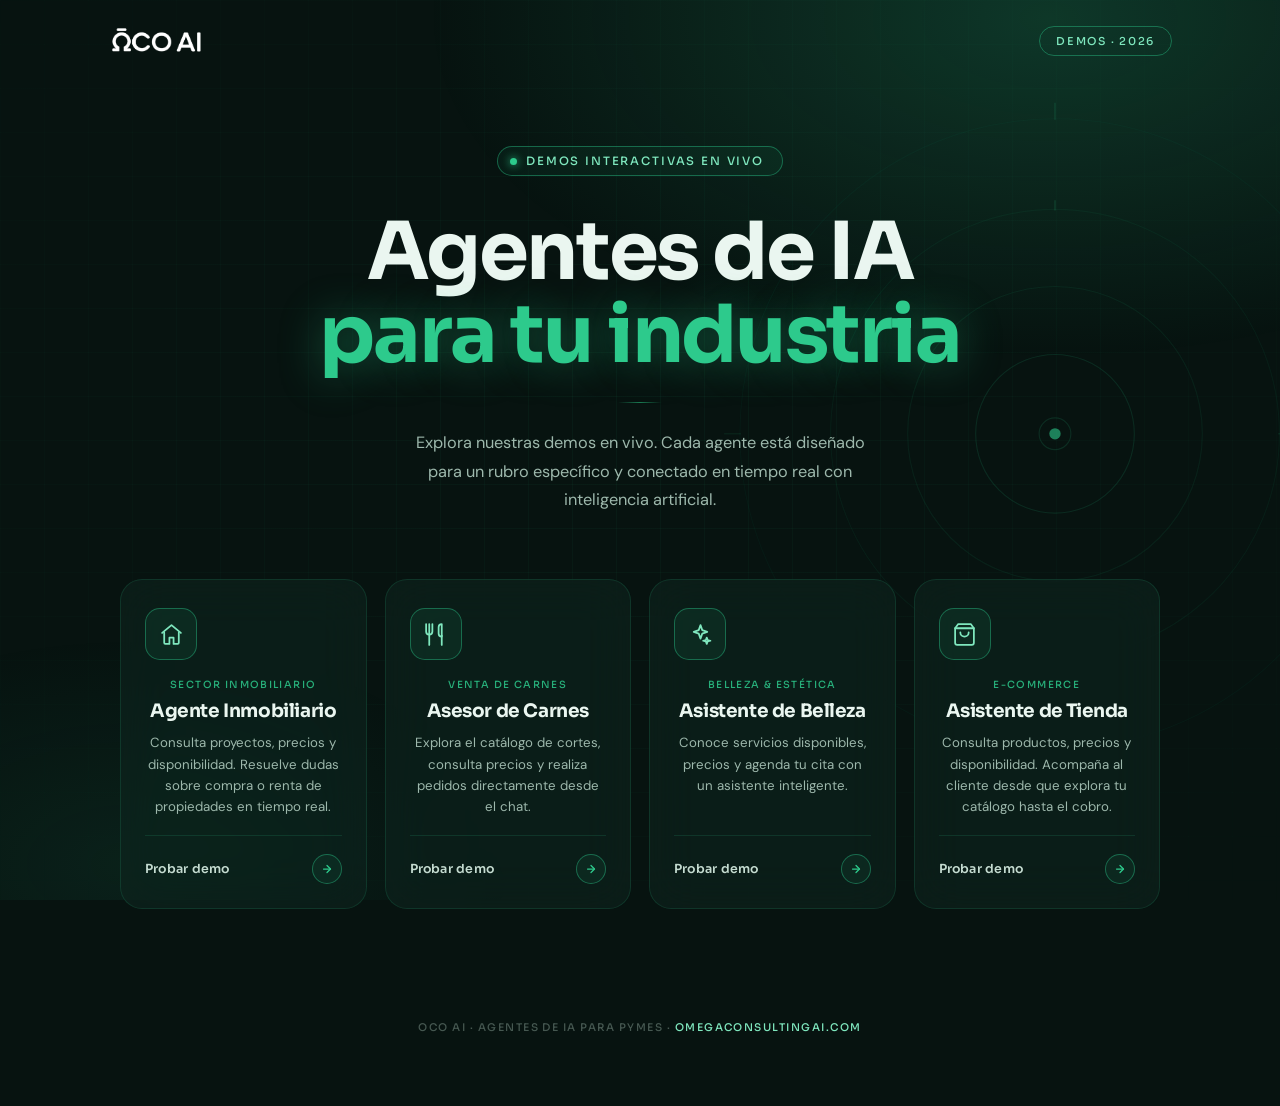
<file: index.html>
<!DOCTYPE html>
<html lang="es">
<head>
  <meta charset="UTF-8" />
  <meta name="viewport" content="width=device-width, initial-scale=1.0" />

  <title>Demos de agentes de IA por industria · Oco AI</title>
  <meta name="description" content="Prueba en vivo los agentes de IA de Oco AI por rubro: e-commerce, inmobiliaria, venta de carnes y belleza. Conectados a inteligencia artificial en tiempo real." />
  <link rel="canonical" href="https://demos.omegaconsultingai.com/" />
  <meta name="robots" content="index, follow, max-image-preview:large" />
  <meta name="theme-color" content="#071310" />

  <meta property="og:type" content="website" />
  <meta property="og:site_name" content="Oco AI" />
  <meta property="og:locale" content="es_PE" />
  <meta property="og:url" content="https://demos.omegaconsultingai.com/" />
  <meta property="og:title" content="Demos de agentes de IA por industria · Oco AI" />
  <meta property="og:description" content="Prueba en vivo agentes de IA por rubro, conectados a inteligencia artificial en tiempo real." />
  <meta property="og:image" content="https://demos.omegaconsultingai.com/assets/og-cover.jpg" />
  <meta name="twitter:card" content="summary_large_image" />
  <meta name="twitter:title" content="Demos de agentes de IA por industria · Oco AI" />
  <meta name="twitter:description" content="Prueba en vivo agentes de IA por rubro, conectados a IA en tiempo real." />
  <meta name="twitter:image" content="https://demos.omegaconsultingai.com/assets/og-cover.jpg" />

  <link rel="icon" href="assets/favicon.ico?v=2" sizes="any" />
  <link rel="icon" type="image/png" sizes="32x32" href="assets/favicon-32.png?v=2" />
  <link rel="icon" type="image/png" sizes="16x16" href="assets/favicon-16.png?v=2" />
  <link rel="icon" type="image/png" sizes="192x192" href="assets/favicon-192.png?v=2" />
  <link rel="apple-touch-icon" href="assets/apple-touch-icon.png?v=2" />
  <link rel="preconnect" href="https://fonts.googleapis.com" />
  <link rel="preconnect" href="https://fonts.gstatic.com" crossorigin />
  <link href="https://fonts.googleapis.com/css2?family=Sora:wght@400;500;600;700;800&family=DM+Sans:opsz,wght@9..40,400;9..40,500;9..40,700&display=swap" rel="stylesheet" />

  <script type="application/ld+json">
  {
    "@context": "https://schema.org",
    "@graph": [
      {
        "@type": "CollectionPage",
        "@id": "https://demos.omegaconsultingai.com/#page",
        "name": "Demos de agentes de IA por industria — Oco AI",
        "description": "Colección de demos en vivo de agentes de IA de Oco AI por rubro.",
        "url": "https://demos.omegaconsultingai.com/",
        "isPartOf": { "@type": "WebSite", "name": "Oco AI", "url": "https://omegaconsultingai.com/" }
      },
      {
        "@type": "ItemList",
        "name": "Agentes de IA por industria",
        "itemListElement": [
          { "@type": "ListItem", "position": 1, "name": "Agente Inmobiliario", "url": "https://demos.omegaconsultingai.com/demo-inmobiliaria/" },
          { "@type": "ListItem", "position": 2, "name": "Asesor de Carnes", "url": "https://demos.omegaconsultingai.com/demo-ventacarnes/" },
          { "@type": "ListItem", "position": 3, "name": "Asistente de Belleza", "url": "https://demos.omegaconsultingai.com/demo-salon.spa/" },
          { "@type": "ListItem", "position": 4, "name": "Asistente de Tienda", "url": "https://demos.omegaconsultingai.com/demo-ecommerce/" }
        ]
      }
    ]
  }
  </script>

  <style>
    :root {
      --bg:#071310; --bg-2:#0B1C17;
      --panel:rgba(17,38,31,.55);
      --line:rgba(45,202,140,.14); --line-hi:rgba(45,202,140,.42);
      --accent:#2DCA8C; --accent-2:#7FE7BE; --green:#2DCA8C; --mint:#7FE7BE;
      --forest:#1A7A52;
      --text:#EAF6F0; --white:#EAF6F0; --steel:#9DB8AC; --fog:#C4DBD0;
      --display:'Sora',sans-serif; --body:'DM Sans',sans-serif;
      --ease-out:cubic-bezier(.16,1,.3,1);
    }
    *,*::before,*::after{box-sizing:border-box;margin:0;padding:0;}
    html{-webkit-font-smoothing:antialiased;text-rendering:optimizeLegibility;}
    body{min-height:100vh;background:var(--bg);color:var(--text);font-family:var(--body);overflow-x:hidden;}
    img{display:block;max-width:100%;}
    :focus-visible{outline:2px solid var(--accent);outline-offset:3px;border-radius:6px;}

    /* fondo aurora */
    .bg-glow{position:fixed;inset:0;pointer-events:none;z-index:0;
      background:
        radial-gradient(ellipse 90% 70% at 82% 2%, rgba(45,202,140,.20) 0%, transparent 54%),
        radial-gradient(ellipse 60% 50% at 10% 96%, rgba(28,120,88,.14) 0%, transparent 50%);}
    .bg-grid{position:fixed;inset:0;pointer-events:none;z-index:0;
      background-image:
        linear-gradient(rgba(45,202,140,.05) 1px,transparent 1px),
        linear-gradient(90deg,rgba(45,202,140,.05) 1px,transparent 1px);
      background-size:44px 44px;
      -webkit-mask-image:radial-gradient(ellipse 100% 100% at 50% 46%,black 0%,transparent 78%);
      mask-image:radial-gradient(ellipse 100% 100% at 50% 46%,black 0%,transparent 78%);}

    /* anillos signature */
    .rings-wrap{position:fixed;right:-9%;top:50%;transform:translateY(-52%);width:min(680px,54vw);aspect-ratio:1;pointer-events:none;z-index:0;}
    .rings-wrap svg{width:100%;height:100%;}
    .r-outer{animation:rSpin 100s linear infinite;transform-origin:300px 300px;}
    .r-mid{animation:rSpin 65s linear infinite reverse;transform-origin:300px 300px;}
    .r-inner{animation:rPulse 4s ease-in-out infinite;transform-origin:300px 300px;}
    .c-dot{animation:cPulse 3s ease-in-out infinite;}
    @keyframes rSpin{to{transform:rotate(360deg);}}
    @keyframes rPulse{0%,100%{opacity:1}50%{opacity:.5}}
    @keyframes cPulse{0%,100%{r:5;opacity:.65}50%{r:7.5;opacity:1}}

    .ptcl-wrap{position:fixed;inset:0;pointer-events:none;z-index:0;overflow:hidden;}
    .ptcl{position:absolute;border-radius:50%;background:var(--accent);opacity:0;animation:ptclRise var(--d) var(--dl) ease-in-out infinite;}
    @keyframes ptclRise{0%{opacity:0;transform:translateY(0) scale(1);}18%{opacity:.55;}82%{opacity:.18;}100%{opacity:0;transform:translateY(-110px) scale(.4);}}

    .page{position:relative;z-index:1;min-height:100vh;display:flex;flex-direction:column;max-width:1120px;margin:0 auto;padding:0 28px 72px;}

    /* nav */
    nav{display:flex;align-items:center;justify-content:space-between;padding:26px 0;animation:fadeDown .55s var(--ease-out) both;}
    .logo-link{display:flex;align-items:center;text-decoration:none;}
    .brand-logo{height:30px;width:auto;}
    .nav-tag{font-family:var(--display);font-size:.68rem;font-weight:500;letter-spacing:.16em;text-transform:uppercase;color:var(--accent-2);border:1px solid var(--line-hi);border-radius:100px;padding:7px 16px;}

    /* hero */
    .hero{flex:1;display:flex;flex-direction:column;align-items:center;text-align:center;padding:64px 0 52px;}
    .badge{display:inline-flex;align-items:center;gap:9px;border:1px solid var(--line-hi);background:rgba(45,202,140,.06);border-radius:100px;padding:7px 18px 7px 12px;font-family:var(--display);font-size:.72rem;font-weight:500;letter-spacing:.16em;text-transform:uppercase;color:var(--accent-2);margin-bottom:34px;animation:fadeDown .65s .1s var(--ease-out) both;}
    .badge-dot{width:7px;height:7px;background:var(--accent);border-radius:50%;box-shadow:0 0 8px var(--accent);flex-shrink:0;animation:dotPulse 2.2s ease-in-out infinite;}
    @keyframes dotPulse{0%,100%{transform:scale(1);opacity:1;}50%{transform:scale(.6);opacity:.4;}}

    .hero-h1{font-family:var(--display);font-weight:700;font-size:clamp(2.8rem,6.4vw,5rem);line-height:1.04;letter-spacing:-.03em;margin-bottom:26px;animation:fadeUp .75s .2s var(--ease-out) both;}
    .h1-l1{display:block;color:var(--text);}
    .h1-l2{display:block;color:var(--accent);text-shadow:0 0 44px rgba(45,202,140,.4);}

    .divider{width:44px;height:1px;background:linear-gradient(90deg,transparent,var(--forest),transparent);margin:0 auto 26px;animation:fadeIn 1s .38s both;}
    .hero-p{font-size:1.02rem;line-height:1.75;color:var(--steel);max-width:480px;margin:0 auto 64px;animation:fadeUp .75s .34s var(--ease-out) both;}

    /* grid */
    .demo-grid{width:100%;max-width:1040px;display:grid;grid-template-columns:repeat(4,1fr);gap:18px;}
    .demo-grid .card:nth-child(1){animation:fadeUp .7s .52s var(--ease-out) both;}
    .demo-grid .card:nth-child(2){animation:fadeUp .7s .62s var(--ease-out) both;}
    .demo-grid .card:nth-child(3){animation:fadeUp .7s .72s var(--ease-out) both;}
    .demo-grid .card:nth-child(4){animation:fadeUp .7s .82s var(--ease-out) both;}

    .card{position:relative;background:var(--panel);backdrop-filter:blur(24px) saturate(1.4);-webkit-backdrop-filter:blur(24px) saturate(1.4);border:1px solid var(--line);border-radius:22px;padding:28px 24px 24px;display:flex;flex-direction:column;gap:18px;text-decoration:none;color:inherit;overflow:hidden;transition:border-color .3s,transform .38s var(--ease-out),box-shadow .35s;}
    .card::before{content:'';position:absolute;top:0;left:8%;right:8%;height:1px;background:linear-gradient(90deg,transparent,rgba(45,202,140,.55),transparent);opacity:0;transition:opacity .3s;}
    .card::after{content:'';position:absolute;inset:0;background:radial-gradient(ellipse 80% 55% at 50% 0%,rgba(45,202,140,.08) 0%,transparent 72%);opacity:0;transition:opacity .4s;pointer-events:none;}
    .card:hover,.card:focus-visible{border-color:var(--line-hi);transform:translateY(-7px);box-shadow:0 30px 64px rgba(0,0,0,.4),0 0 48px rgba(45,202,140,.06);}
    .card:hover::before,.card:focus-visible::before,.card:hover::after,.card:focus-visible::after{opacity:1;}

    .c-icon{width:52px;height:52px;background:rgba(45,202,140,.08);border:1px solid var(--line-hi);border-radius:15px;display:flex;align-items:center;justify-content:center;color:var(--accent-2);flex-shrink:0;transition:background .3s,transform .35s var(--ease-out);}
    .c-icon svg{width:25px;height:25px;}
    .card:hover .c-icon,.card:focus-visible .c-icon{background:rgba(45,202,140,.14);transform:scale(1.07);}
    .c-body{flex:1;}
    .c-tag{font-family:var(--display);font-size:.62rem;font-weight:500;letter-spacing:.14em;text-transform:uppercase;color:var(--accent);opacity:.85;margin-bottom:9px;}
    .c-title{font-family:var(--display);font-size:1.16rem;font-weight:700;line-height:1.2;letter-spacing:-.022em;color:var(--text);margin-bottom:10px;}
    .c-desc{font-size:.83rem;line-height:1.6;color:var(--steel);}
    .c-foot{display:flex;align-items:center;justify-content:space-between;padding-top:18px;border-top:1px solid var(--line);}
    .c-cta{font-family:var(--display);font-size:.78rem;font-weight:600;color:var(--fog);letter-spacing:.02em;transition:color .2s;}
    .card:hover .c-cta,.card:focus-visible .c-cta{color:var(--accent);}
    .c-arrow{width:30px;height:30px;border-radius:50%;background:rgba(45,202,140,.07);border:1px solid var(--line-hi);display:flex;align-items:center;justify-content:center;color:var(--accent);flex-shrink:0;transition:background .25s,color .25s,transform .28s var(--ease-out),box-shadow .25s;}
    .card:hover .c-arrow,.card:focus-visible .c-arrow{background:var(--accent);color:var(--bg);transform:translateX(3px);box-shadow:0 0 18px rgba(45,202,140,.4);}

    footer{text-align:center;padding-top:60px;font-family:var(--display);font-size:.66rem;font-weight:500;letter-spacing:.14em;text-transform:uppercase;color:rgba(157,184,172,.42);animation:fadeIn 1.2s .85s both;}
    footer a{color:var(--accent-2);text-decoration:none;}

    @keyframes fadeUp{from{opacity:0;transform:translateY(24px)}to{opacity:1;transform:none}}
    @keyframes fadeDown{from{opacity:0;transform:translateY(-14px)}to{opacity:1;transform:none}}
    @keyframes fadeIn{from{opacity:0}to{opacity:1}}

    @media(prefers-reduced-motion:reduce){*,*::before,*::after{animation-duration:.01ms!important;transition-duration:.1ms!important;}}

    @media(max-width:980px){.demo-grid{grid-template-columns:repeat(2,1fr);}.rings-wrap{width:min(500px,60vw);opacity:.45;}.hero{padding:48px 0 38px;}}
    @media(max-width:560px){
      .demo-grid{grid-template-columns:1fr;}
      .hero-h1{font-size:2.4rem;}
      .page{padding:0 18px 48px;}
      .rings-wrap{display:none;}
      nav{padding:18px 0;}
      .hero{padding:28px 0 24px;}
      .badge{margin-bottom:20px;}
      .hero-p{font-size:.95rem;margin-bottom:36px;}
      .card{padding:22px 18px 18px;gap:16px;}
      footer{padding-top:36px;}
    }
  </style>
</head>
<body>

<div class="bg-glow" aria-hidden="true"></div>
<div class="bg-grid" aria-hidden="true"></div>

<div class="rings-wrap" aria-hidden="true">
  <svg viewBox="0 0 600 600" fill="none" xmlns="http://www.w3.org/2000/svg">
    <g class="r-outer">
      <circle cx="300" cy="300" r="278" stroke="rgba(45,202,140,0.038)" stroke-width="1"/>
      <line x1="300" y1="23" x2="300" y2="8" stroke="rgba(45,202,140,0.18)" stroke-width="1"/>
      <line x1="577" y1="300" x2="592" y2="300" stroke="rgba(45,202,140,0.12)" stroke-width="1"/>
      <line x1="300" y1="577" x2="300" y2="592" stroke="rgba(45,202,140,0.10)" stroke-width="1"/>
      <line x1="23" y1="300" x2="8" y2="300" stroke="rgba(45,202,140,0.10)" stroke-width="1"/>
    </g>
    <g class="r-mid">
      <circle cx="300" cy="300" r="198" stroke="rgba(45,202,140,0.058)" stroke-width="1"/>
      <line x1="300" y1="103" x2="300" y2="94" stroke="rgba(45,202,140,0.20)" stroke-width="1"/>
      <line x1="497" y1="300" x2="506" y2="300" stroke="rgba(45,202,140,0.14)" stroke-width="1"/>
    </g>
    <circle cx="300" cy="300" r="130" stroke="rgba(45,202,140,0.08)" stroke-width="1"/>
    <g class="r-inner"><circle cx="300" cy="300" r="70" stroke="rgba(45,202,140,0.13)" stroke-width="1"/></g>
    <circle cx="300" cy="300" r="14" stroke="rgba(45,202,140,0.14)" stroke-width="1"/>
    <circle class="c-dot" cx="300" cy="300" r="5" fill="rgba(45,202,140,0.60)"/>
  </svg>
</div>

<div class="ptcl-wrap" id="ptcl" aria-hidden="true"></div>

<div class="page">

  <nav>
    <a href="https://omegaconsultingai.com/" class="logo-link" aria-label="Oco AI — inicio">
      <img class="brand-logo" src="assets/logo/wordmark-white.png" alt="Oco AI">
    </a>
    <span class="nav-tag" aria-hidden="true">Demos · 2026</span>
  </nav>

  <div class="hero">
    <div class="badge">
      <span class="badge-dot" aria-hidden="true"></span>
      Demos interactivas en vivo
    </div>

    <h1 class="hero-h1">
      <span class="h1-l1">Agentes de IA</span>
      <span class="h1-l2">para tu industria</span>
    </h1>

    <div class="divider" aria-hidden="true"></div>

    <p class="hero-p">
      Explora nuestras demos en vivo. Cada agente está diseñado para un rubro
      específico y conectado en tiempo real con inteligencia artificial.
    </p>

    <div class="demo-grid" role="list">

      <a class="card" href="demo-inmobiliaria" role="listitem" aria-label="Demo Agente Inmobiliario — probar">
        <div class="c-icon" aria-hidden="true"><svg viewBox="0 0 24 24" fill="none" stroke="currentColor" stroke-width="1.7" stroke-linecap="round" stroke-linejoin="round"><path d="M3 10.5 12 3l9 7.5"/><path d="M5 10v10a1 1 0 0 0 1 1h4v-6h4v6h4a1 1 0 0 0 1-1V10"/></svg></div>
        <div class="c-body">
          <div class="c-tag">Sector Inmobiliario</div>
          <div class="c-title">Agente Inmobiliario</div>
          <p class="c-desc">Consulta proyectos, precios y disponibilidad. Resuelve dudas sobre compra o renta de propiedades en tiempo real.</p>
        </div>
        <div class="c-foot">
          <span class="c-cta">Probar demo</span>
          <span class="c-arrow" aria-hidden="true"><svg width="12" height="12" viewBox="0 0 24 24" fill="none" stroke="currentColor" stroke-width="2.5" stroke-linecap="round" stroke-linejoin="round"><path d="M5 12h14"/><path d="M12 5l7 7-7 7"/></svg></span>
        </div>
      </a>

      <a class="card" href="demo-ventacarnes" role="listitem" aria-label="Demo Asesor de Carnes — probar">
        <div class="c-icon" aria-hidden="true"><svg viewBox="0 0 24 24" fill="none" stroke="currentColor" stroke-width="1.7" stroke-linecap="round" stroke-linejoin="round"><path d="M3 2v7a3 3 0 0 0 6 0V2"/><path d="M6 2v20"/><path d="M18 2a3 3 0 0 0-3 3v6a3 3 0 0 0 3 3z"/><path d="M18 13v9"/></svg></div>
        <div class="c-body">
          <div class="c-tag">Venta de Carnes</div>
          <div class="c-title">Asesor de Carnes</div>
          <p class="c-desc">Explora el catálogo de cortes, consulta precios y realiza pedidos directamente desde el chat.</p>
        </div>
        <div class="c-foot">
          <span class="c-cta">Probar demo</span>
          <span class="c-arrow" aria-hidden="true"><svg width="12" height="12" viewBox="0 0 24 24" fill="none" stroke="currentColor" stroke-width="2.5" stroke-linecap="round" stroke-linejoin="round"><path d="M5 12h14"/><path d="M12 5l7 7-7 7"/></svg></span>
        </div>
      </a>

      <a class="card" href="demo-salon.spa" role="listitem" aria-label="Demo Asistente de Belleza — probar">
        <div class="c-icon" aria-hidden="true"><svg viewBox="0 0 24 24" fill="none" stroke="currentColor" stroke-width="1.7" stroke-linecap="round" stroke-linejoin="round"><path d="M12 3l1.7 4.8L18.5 9.5l-4.8 1.7L12 16l-1.7-4.8L5.5 9.5l4.8-1.7z"/><path d="M18 15l.9 2.4L21.5 18l-2.6.6L18 21l-.9-2.4L14.5 18l2.6-.6z"/></svg></div>
        <div class="c-body">
          <div class="c-tag">Belleza & Estética</div>
          <div class="c-title">Asistente de Belleza</div>
          <p class="c-desc">Conoce servicios disponibles, precios y agenda tu cita con un asistente inteligente.</p>
        </div>
        <div class="c-foot">
          <span class="c-cta">Probar demo</span>
          <span class="c-arrow" aria-hidden="true"><svg width="12" height="12" viewBox="0 0 24 24" fill="none" stroke="currentColor" stroke-width="2.5" stroke-linecap="round" stroke-linejoin="round"><path d="M5 12h14"/><path d="M12 5l7 7-7 7"/></svg></span>
        </div>
      </a>

      <a class="card" href="demo-ecommerce" role="listitem" aria-label="Demo Asistente de Tienda — probar">
        <div class="c-icon" aria-hidden="true"><svg viewBox="0 0 24 24" fill="none" stroke="currentColor" stroke-width="1.7" stroke-linecap="round" stroke-linejoin="round"><path d="M6 2 3 6v14a2 2 0 0 0 2 2h14a2 2 0 0 0 2-2V6l-3-4z"/><path d="M3 6h18"/><path d="M16 10a4 4 0 0 1-8 0"/></svg></div>
        <div class="c-body">
          <div class="c-tag">E-commerce</div>
          <div class="c-title">Asistente de Tienda</div>
          <p class="c-desc">Consulta productos, precios y disponibilidad. Acompaña al cliente desde que explora tu catálogo hasta el cobro.</p>
        </div>
        <div class="c-foot">
          <span class="c-cta">Probar demo</span>
          <span class="c-arrow" aria-hidden="true"><svg width="12" height="12" viewBox="0 0 24 24" fill="none" stroke="currentColor" stroke-width="2.5" stroke-linecap="round" stroke-linejoin="round"><path d="M5 12h14"/><path d="M12 5l7 7-7 7"/></svg></span>
        </div>
      </a>

    </div>
  </div>

  <footer>Oco AI · Agentes de IA para PYMEs · <a href="https://omegaconsultingai.com/">omegaconsultingai.com</a></footer>

</div>

<script>
(function(){
  const w=document.getElementById('ptcl');
  for(let i=0;i<26;i++){
    const p=document.createElement('div');
    p.className='ptcl';
    const s=1.2+Math.random()*1.8;
    p.style.cssText=`left:${Math.random()*100}%;top:${38+Math.random()*52}%;width:${s}px;height:${s}px;--d:${6+Math.random()*10}s;--dl:${Math.random()*9}s`;
    w.appendChild(p);
  }
})();
</script>

</body>
</html>
</file>
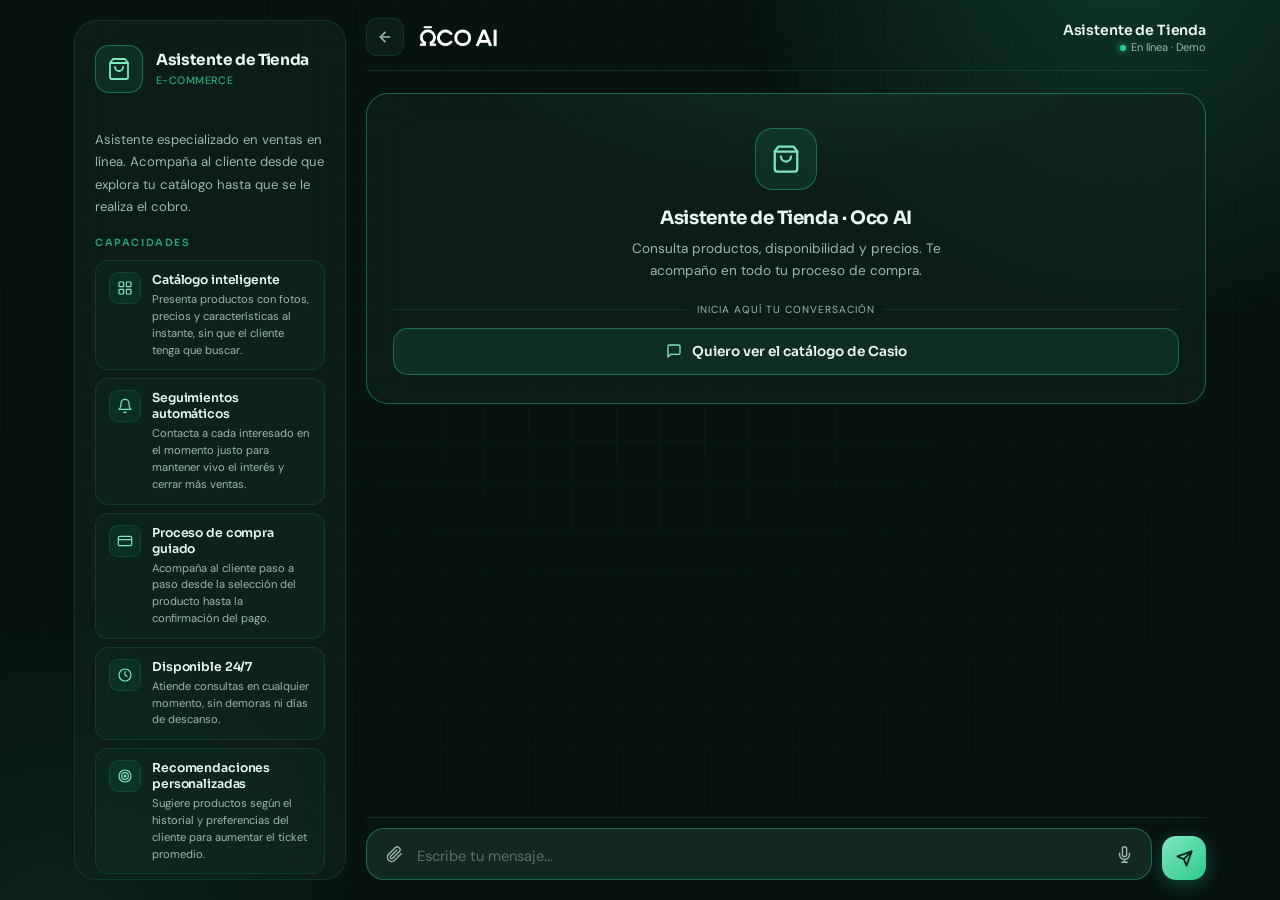
<file: demo-ecommerce/index.html>
<!DOCTYPE html>
<html lang="es">
<head>
  <meta charset="UTF-8" />
  <meta name="viewport" content="width=device-width, initial-scale=1.0" />

  <title>Asistente de Tienda con IA · Demo · Oco AI</title>
  <meta name="description" content="Prueba en vivo un agente de IA para e-commerce: consulta productos, precios y disponibilidad, y te acompaña en todo el proceso de compra por chat." />
  <link rel="canonical" href="https://demos.omegaconsultingai.com/demo-ecommerce/" />
  <meta name="robots" content="index, follow, max-image-preview:large" />
  <meta name="theme-color" content="#071310" />

  <meta property="og:type" content="website" />
  <meta property="og:site_name" content="Oco AI" />
  <meta property="og:locale" content="es_PE" />
  <meta property="og:url" content="https://demos.omegaconsultingai.com/demo-ecommerce/" />
  <meta property="og:title" content="Asistente de Tienda con IA · Demo · Oco AI" />
  <meta property="og:description" content="Agente de IA para e-commerce: consulta productos, precios y disponibilidad, y acompaña al cliente hasta el cobro. Pruébalo en vivo." />
  <meta property="og:image" content="https://demos.omegaconsultingai.com/assets/og-cover.jpg" />
  <meta name="twitter:card" content="summary_large_image" />
  <meta name="twitter:title" content="Asistente de Tienda con IA · Demo · Oco AI" />
  <meta name="twitter:description" content="Agente de IA para e-commerce: consulta productos, precios y disponibilidad, y acompaña al cliente hasta el cobro. Pruébalo en vivo." />
  <meta name="twitter:image" content="https://demos.omegaconsultingai.com/assets/og-cover.jpg" />

  <link rel="icon" href="../assets/favicon.ico?v=2" sizes="any" />
  <link rel="icon" type="image/png" sizes="32x32" href="../assets/favicon-32.png?v=2" />
  <link rel="icon" type="image/png" sizes="16x16" href="../assets/favicon-16.png?v=2" />
  <link rel="icon" type="image/png" sizes="192x192" href="../assets/favicon-192.png?v=2" />
  <link rel="apple-touch-icon" href="../assets/apple-touch-icon.png?v=2" />
  <link rel="preconnect" href="https://fonts.googleapis.com" />
  <link rel="preconnect" href="https://fonts.gstatic.com" crossorigin />
  <link href="https://fonts.googleapis.com/css2?family=Sora:wght@400;500;600;700;800&family=DM+Sans:opsz,wght@9..40,400;9..40,500;9..40,700&display=swap" rel="stylesheet" />
  <link rel="stylesheet" href="../assets/demo.css" />

  <script type="application/ld+json">
  {
    "@context": "https://schema.org",
    "@graph": [
      {
        "@type": "SoftwareApplication",
        "name": "Asistente de Tienda con IA — Oco AI",
        "applicationCategory": "BusinessApplication",
        "operatingSystem": "Web",
        "description": "Agente de IA para e-commerce: consulta productos, precios y disponibilidad, y acompaña al cliente hasta el cobro. Pruébalo en vivo.",
        "url": "https://demos.omegaconsultingai.com/demo-ecommerce/",
        "offers": { "@type": "Offer", "price": "0", "priceCurrency": "USD" },
        "provider": { "@type": "Organization", "name": "Oco AI", "url": "https://omegaconsultingai.com/" }
      },
      {
        "@type": "BreadcrumbList",
        "itemListElement": [
          { "@type": "ListItem", "position": 1, "name": "Demos de agentes", "item": "https://demos.omegaconsultingai.com/" },
          { "@type": "ListItem", "position": 2, "name": "Asistente de Tienda" }
        ]
      }
    ]
  }
  </script>
</head>
<body>

<div class="page-wrap">

  <!-- ── SIDEBAR ── -->
  <aside class="sidebar" aria-label="Información del asistente">
    <div class="sb-card">

      <div class="sb-agent">
        <div class="sb-icon" aria-hidden="true"><svg viewBox="0 0 24 24" fill="none" stroke="currentColor" stroke-width="1.8" stroke-linecap="round" stroke-linejoin="round"><path d="M6 2 3 6v14a2 2 0 0 0 2 2h14a2 2 0 0 0 2-2V6l-3-4z"/><path d="M3 6h18"/><path d="M16 10a4 4 0 0 1-8 0"/></svg></div>
        <div>
          <div class="sb-name">Asistente de Tienda</div>
          <div class="sb-sector">E-commerce</div>
        </div>
      </div>

      <div class="sb-hr"></div>

      <p class="sb-desc">Asistente especializado en ventas en línea. Acompaña al cliente desde que explora tu catálogo hasta que se le realiza el cobro.</p>

      <div>
        <div class="sb-section-title">Capacidades</div>
        <div class="sb-caps">
          <div class="sb-cap">
            <div class="sb-cap-ic" aria-hidden="true"><svg viewBox="0 0 24 24" fill="none" stroke="currentColor" stroke-width="1.8" stroke-linecap="round" stroke-linejoin="round"><rect x="3" y="3" width="7" height="7" rx="1"/><rect x="14" y="3" width="7" height="7" rx="1"/><rect x="14" y="14" width="7" height="7" rx="1"/><rect x="3" y="14" width="7" height="7" rx="1"/></svg></div>
            <div>
              <div class="sb-cap-title">Catálogo inteligente</div>
              <div class="sb-cap-desc">Presenta productos con fotos, precios y características al instante, sin que el cliente tenga que buscar.</div>
            </div>
          </div>
          <div class="sb-cap">
            <div class="sb-cap-ic" aria-hidden="true"><svg viewBox="0 0 24 24" fill="none" stroke="currentColor" stroke-width="1.8" stroke-linecap="round" stroke-linejoin="round"><path d="M6 8a6 6 0 0 1 12 0c0 7 3 9 3 9H3s3-2 3-9"/><path d="M10.3 21a1.94 1.94 0 0 0 3.4 0"/></svg></div>
            <div>
              <div class="sb-cap-title">Seguimientos automáticos</div>
              <div class="sb-cap-desc">Contacta a cada interesado en el momento justo para mantener vivo el interés y cerrar más ventas.</div>
            </div>
          </div>
          <div class="sb-cap">
            <div class="sb-cap-ic" aria-hidden="true"><svg viewBox="0 0 24 24" fill="none" stroke="currentColor" stroke-width="1.8" stroke-linecap="round" stroke-linejoin="round"><rect x="2" y="5" width="20" height="14" rx="2"/><path d="M2 10h20"/></svg></div>
            <div>
              <div class="sb-cap-title">Proceso de compra guiado</div>
              <div class="sb-cap-desc">Acompaña al cliente paso a paso desde la selección del producto hasta la confirmación del pago.</div>
            </div>
          </div>
          <div class="sb-cap">
            <div class="sb-cap-ic" aria-hidden="true"><svg viewBox="0 0 24 24" fill="none" stroke="currentColor" stroke-width="1.8" stroke-linecap="round" stroke-linejoin="round"><circle cx="12" cy="12" r="9"/><path d="M12 7v5l3 2"/></svg></div>
            <div>
              <div class="sb-cap-title">Disponible 24/7</div>
              <div class="sb-cap-desc">Atiende consultas en cualquier momento, sin demoras ni días de descanso.</div>
            </div>
          </div>
          <div class="sb-cap">
            <div class="sb-cap-ic" aria-hidden="true"><svg viewBox="0 0 24 24" fill="none" stroke="currentColor" stroke-width="1.8" stroke-linecap="round" stroke-linejoin="round"><circle cx="12" cy="12" r="9"/><circle cx="12" cy="12" r="5"/><circle cx="12" cy="12" r="1.4"/></svg></div>
            <div>
              <div class="sb-cap-title">Recomendaciones personalizadas</div>
              <div class="sb-cap-desc">Sugiere productos según el historial y preferencias del cliente para aumentar el ticket promedio.</div>
            </div>
          </div>
          <div class="sb-cap">
            <div class="sb-cap-ic" aria-hidden="true"><svg viewBox="0 0 24 24" fill="none" stroke="currentColor" stroke-width="1.8" stroke-linecap="round" stroke-linejoin="round"><path d="M3 14v-2a9 9 0 0 1 18 0v2"/><path d="M21 16a2 2 0 0 1-2 2h-1v-5h1a2 2 0 0 1 2 2z"/><path d="M3 16a2 2 0 0 0 2 2h1v-5H5a2 2 0 0 0-2 2z"/></svg></div>
            <div>
              <div class="sb-cap-title">Transferencia a soporte</div>
              <div class="sb-cap-desc">Detecta cuándo el cliente necesita atención humana y conecta al instante sin perder el contexto.</div>
            </div>
          </div>
        </div>
      </div>

      <div>
        <div class="sb-section-title">Ideal para</div>
        <div class="sb-tags">
          <span class="sb-tag">Tiendas en línea</span>
          <span class="sb-tag">Retail</span>
          <span class="sb-tag">Marketplaces</span>
          <span class="sb-tag">Dropshipping</span>
        </div>
      </div>

      <div class="sb-footer">
        <div class="sb-foot-mark" aria-hidden="true"><img src="../assets/logo/monogram-white.png" alt="Oco AI"></div>
        <div class="sb-foot-text">
          <strong>Oco AI</strong> · Demo 2026<br>
          Agente con IA en tiempo real
        </div>
      </div>

    </div>
    <a href="#chat-section" class="mob-scroll-cta">
      Abrir el chat
      <svg width="16" height="16" viewBox="0 0 24 24" fill="none" stroke="currentColor" stroke-width="2.5" stroke-linecap="round" stroke-linejoin="round" aria-hidden="true"><path d="M12 5v14"/><path d="M5 12l7 7 7-7"/></svg>
    </a>
  </aside>

  <!-- ── CHAT ── -->
  <div class="app" id="chat-section">

    <header>
      <a href="../" class="btn-back" aria-label="Volver a demos">
        <svg width="16" height="16" viewBox="0 0 24 24" fill="none" stroke="currentColor" stroke-width="2.5" stroke-linecap="round" stroke-linejoin="round"><path d="M19 12H5"/><path d="M12 19l-7-7 7-7"/></svg>
      </a>
      <a href="../" class="logo-link" aria-label="Oco AI inicio">
        <img class="brand-logo" src="../assets/logo/wordmark-white.png" alt="Oco AI">
      </a>
      <div class="hd-sep"></div>
      <div class="hd-info">
        <div class="hd-title">Asistente de Tienda</div>
        <div class="hd-sub"><span class="live-dot" aria-hidden="true"></span>En línea · Demo</div>
      </div>
    </header>

    <div class="chat" id="chat" role="log" aria-live="polite" aria-label="Conversación con Asistente de Tienda">

      <div class="welcome">
        <div class="w-icon" aria-hidden="true"><svg viewBox="0 0 24 24" fill="none" stroke="currentColor" stroke-width="1.8" stroke-linecap="round" stroke-linejoin="round"><path d="M6 2 3 6v14a2 2 0 0 0 2 2h14a2 2 0 0 0 2-2V6l-3-4z"/><path d="M3 6h18"/><path d="M16 10a4 4 0 0 1-8 0"/></svg></div>
        <div class="w-title">Asistente de Tienda · Oco AI</div>
        <p class="w-sub">Consulta productos, disponibilidad y precios. Te acompaño en todo tu proceso de compra.</p>
        <div class="w-hint" aria-hidden="true">
          <span class="w-hint-line"></span>
          <span class="w-hint-text">inicia aquí tu conversación</span>
          <span class="w-hint-line"></span>
        </div>
        <button class="suggest-btn" onclick="injectSuggestion()" type="button">
          <svg viewBox="0 0 24 24" fill="none" stroke="currentColor" stroke-width="2" stroke-linecap="round" stroke-linejoin="round" aria-hidden="true"><path d="M21 15a2 2 0 0 1-2 2H7l-4 4V5a2 2 0 0 1 2-2h14a2 2 0 0 1 2 2z"/></svg>
          Quiero ver el catálogo de Casio
        </button>
      </div>
      <div id="typing" role="status" aria-label="El asistente está escribiendo">
        <div class="td"></div><div class="td"></div><div class="td"></div>
      </div>
    </div>

    <div class="input-area" role="region" aria-label="Área de mensaje">
      <div id="preview-strip" aria-label="Archivos adjuntos"></div>
      <div id="rec-row" role="status" aria-live="polite">
        <div class="rec-led" aria-hidden="true"></div>
        <span id="rec-timer" aria-label="Tiempo de grabación">0:00</span>
        <div id="viz" aria-hidden="true"></div>
        <button class="btn-rec-cancel" type="button" onclick="cancelRecording()" aria-label="Cancelar grabación">
          <svg width="14" height="14" viewBox="0 0 24 24" fill="none" stroke="currentColor" stroke-width="2.5" stroke-linecap="round"><line x1="18" y1="6" x2="6" y2="18"/><line x1="6" y1="6" x2="18" y2="18"/></svg>
        </button>
        <button class="btn-rec-send" type="button" onclick="sendFromRecording()" aria-label="Enviar audio">
          <svg width="14" height="14" viewBox="0 0 24 24" fill="none" stroke="currentColor" stroke-width="2.5" stroke-linecap="round" stroke-linejoin="round"><line x1="22" y1="2" x2="11" y2="13"/><polygon points="22 2 15 22 11 13 2 9 22 2"/></svg>
        </button>
      </div>
      <div id="input-row">
        <div class="input-glass">
          <button class="icon-btn" type="button" onclick="document.getElementById('fileIn').click()" aria-label="Adjuntar archivo">
            <svg width="17" height="17" viewBox="0 0 24 24" fill="none" stroke="currentColor" stroke-width="2" stroke-linecap="round" stroke-linejoin="round"><path d="M21.44 11.05l-9.19 9.19a6 6 0 0 1-8.49-8.49l9.19-9.19a4 4 0 0 1 5.66 5.66l-9.2 9.19a2 2 0 0 1-2.83-2.83l8.49-8.48"/></svg>
          </button>
          <textarea id="msgInput" placeholder="Escribe tu mensaje..." rows="1" aria-label="Mensaje de texto" oninput="autoResize(this)" onkeydown="handleKey(event)"></textarea>
          <button class="icon-btn" type="button" onclick="startRecording()" aria-label="Grabar audio">
            <svg width="17" height="17" viewBox="0 0 24 24" fill="none" stroke="currentColor" stroke-width="2" stroke-linecap="round" stroke-linejoin="round"><path d="M12 1a3 3 0 0 0-3 3v8a3 3 0 0 0 6 0V4a3 3 0 0 0-3-3z"/><path d="M19 10v2a7 7 0 0 1-14 0v-2"/><line x1="12" y1="19" x2="12" y2="23"/><line x1="8" y1="23" x2="16" y2="23"/></svg>
          </button>
        </div>
        <button class="btn-send" type="button" onclick="sendMessage()" aria-label="Enviar mensaje">
          <svg width="17" height="17" viewBox="0 0 24 24" fill="none" stroke="currentColor" stroke-width="2.5" stroke-linecap="round" stroke-linejoin="round"><line x1="22" y1="2" x2="11" y2="13"/><polygon points="22 2 15 22 11 13 2 9 22 2"/></svg>
        </button>
      </div>
    </div>

  </div><!-- /.app -->
</div><!-- /.page-wrap -->

<input type="file" id="fileIn" accept=".pdf,.doc,.docx,.xls,.xlsx,.txt,.png,.jpg,.jpeg" multiple onchange="handleDocFile(event)" aria-hidden="true" />

<script>
const WEBHOOK_URL = "https://wwebhookw.omegaconsultingai.com/webhook/oco_ecommerce";
function getSession(){const K='ecommerce_sid';let id=localStorage.getItem(K);if(!id){id=crypto.randomUUID();localStorage.setItem(K,id);}return id;}
let files=[],isRec=false,mr=null,chunks=[],stream=null,actx=null,an=null,raf=null,t0=null,tmr=null;
function injectSuggestion(){const el=document.getElementById('msgInput');el.value='Hola,quiero ver el catalago de Casio';autoResize(el);sendMessage();}
function fmtTime(d){return d.toLocaleTimeString('es-MX',{hour:'2-digit',minute:'2-digit'});}
function fmtDur(s){s=Math.floor(s);return`${Math.floor(s/60)}:${String(s%60).padStart(2,'0')}`;}
function autoResize(el){el.style.height='auto';el.style.height=Math.min(el.scrollHeight,100)+'px';}
function handleKey(e){if(e.key==='Enter'&&!e.shiftKey){e.preventDefault();sendMessage();}}
function toBottom(){const c=document.getElementById('chat');c.scrollTop=c.scrollHeight;}
function esc(s){return String(s).replace(/&/g,'&amp;').replace(/</g,'&lt;').replace(/>/g,'&gt;').replace(/"/g,'&quot;').replace(/\n/g,'<br>');}
function fmtBytes(b){if(b<1024)return b+' B';if(b<1048576)return(b/1024).toFixed(1)+' KB';return(b/1048576).toFixed(1)+' MB';}
function fIcon(n){const e=(n||'').split('.').pop().toLowerCase();return{pdf:'📄',doc:'📝',docx:'📝',xls:'📊',xlsx:'📊',txt:'📃',png:'🖼',jpg:'🖼',jpeg:'🖼',webp:'🖼',mp3:'🎵',mp4:'🎬',wav:'🎵',webm:'🎵',ogg:'🎵'}[e]||'📁';}
function f64(f){return new Promise((res,rej)=>{const r=new FileReader();r.onload=e=>res(e.target.result.split(',')[1]);r.onerror=rej;r.readAsDataURL(f);});}
function appendMsg(role,content,type='text',meta={}){
  const chat=document.getElementById('chat'),typing=document.getElementById('typing');
  const wrap=document.createElement('div');wrap.className=`msg ${role}`;let html='';
  if(type==='text'){html=`<div class="bubble">${esc(content)}</div>`;}
  else if(type==='doc'){if(meta.isImage&&meta.dataUrl){html=`<div style="max-width:255px;border-radius:14px;overflow:hidden;border:1px solid rgba(45,202,140,.15);"><img src="${meta.dataUrl}" style="width:100%;display:block;cursor:pointer;" onclick="window.open('${meta.dataUrl}','_blank')" alt="Imagen adjunta"/></div>`;}else{html=`<div class="bubble-file"><span class="file-icon">${fIcon(meta.name||'')}</span><div><div class="file-name">${esc(meta.name||'archivo')}</div><div class="file-size">${meta.size?fmtBytes(meta.size):''}</div></div></div>`;}}
  else if(type==='audio'){const dur=meta.duration!=null?fmtDur(meta.duration):'0:00';const bars=Array.from({length:24},()=>`<div class="waveform-bar" style="height:${4+Math.floor(Math.random()*18)}px"></div>`).join('');html=`<div class="bubble-audio"><button class="audio-play-btn" onclick="playAudio(this,'${meta.dataUrl||''}')" aria-label="Reproducir audio">▶</button><div class="audio-waveform">${bars}</div><span class="audio-dur">${dur}</span></div>`;}
  const time=document.createElement('span');time.className='msg-time';time.textContent=fmtTime(new Date());
  wrap.innerHTML=html;wrap.appendChild(time);chat.insertBefore(wrap,typing);toBottom();
}
function showTyping(){document.getElementById('typing').classList.add('on');toBottom();}
function hideTyping(){document.getElementById('typing').classList.remove('on');}
async function sendMessage(){
  const el=document.getElementById('msgInput'),text=el.value.trim(),hasF=files.length>0;
  if(!text&&!hasF)return;if(text)appendMsg('user',text);
  const snap=[...files];snap.forEach(f=>{if(f.type==='audio')appendMsg('user','','audio',{dataUrl:f.dataUrl,duration:f.duration});else appendMsg('user','','doc',{name:f.name,size:f.size});});
  el.value='';el.style.height='auto';clearPreview();await doFetch(text,snap);
}
async function startRecording(){
  try{stream=await navigator.mediaDevices.getUserMedia({audio:true});actx=new(window.AudioContext||window.webkitAudioContext)();an=actx.createAnalyser();an.fftSize=64;an.smoothingTimeConstant=.75;actx.createMediaStreamSource(stream).connect(an);
  const mime=MediaRecorder.isTypeSupported('audio/webm;codecs=opus')?'audio/webm;codecs=opus':'audio/webm';mr=new MediaRecorder(stream,{mimeType:mime});chunks=[];mr.ondataavailable=e=>{if(e.data.size>0)chunks.push(e.data);};mr.start(100);isRec=true;t0=Date.now();
  document.getElementById('input-row').style.display='none';document.getElementById('preview-strip').classList.remove('on');document.getElementById('rec-row').classList.add('on');initViz();drawViz();document.getElementById('rec-timer').textContent='0:00';
  tmr=setInterval(()=>{document.getElementById('rec-timer').textContent=fmtDur((Date.now()-t0)/1000);},500);}catch(err){alert('No se pudo acceder al micrófono: '+err.message);}
}
function initViz(){const v=document.getElementById('viz');v.innerHTML='';for(let i=0;i<28;i++){const b=document.createElement('div');b.className='vb';v.appendChild(b);}}
function drawViz(){if(!isRec||!an)return;raf=requestAnimationFrame(drawViz);const bars=document.querySelectorAll('.vb'),buf=an.frequencyBinCount,data=new Uint8Array(buf);an.getByteFrequencyData(data);const step=Math.max(1,Math.floor(buf/bars.length));bars.forEach((b,i)=>{const v=data[Math.min(i*step,buf-1)];b.style.height=Math.max(3,Math.round((v/255)*24))+'px';b.style.opacity=(0.35+(v/255)*.65).toFixed(2);});}
function cancelRecording(){stopRecState();if(mr){mr.onstop=()=>{if(stream)stream.getTracks().forEach(t=>t.stop());hideRecUI();};}else hideRecUI();}
function sendFromRecording(){if(!isRec||!mr)return;const dur=(Date.now()-t0)/1000;stopRecState();mr.onstop=async()=>{const mime=mr.mimeType||'audio/webm',blob=new Blob(chunks,{type:mime});const name=`audio_${Date.now()}.webm`,file=new File([blob],name,{type:mime});const dataUrl=await new Promise((res,rej)=>{const r=new FileReader();r.onload=e=>res(e.target.result);r.onerror=rej;r.readAsDataURL(blob);});if(stream)stream.getTracks().forEach(t=>t.stop());hideRecUI();appendMsg('user','','audio',{dataUrl,duration:dur,name});await doFetch('',[{type:'audio',file,name,size:blob.size,dataUrl,duration:dur}]);};}
function stopRecState(){isRec=false;clearInterval(tmr);cancelAnimationFrame(raf);if(actx){actx.close();actx=null;}an=null;if(mr&&mr.state!=='inactive')mr.stop();}
function hideRecUI(){document.getElementById('rec-row').classList.remove('on');document.getElementById('input-row').style.display='flex';document.getElementById('rec-timer').textContent='0:00';document.getElementById('viz').innerHTML='';}
function handleDocFile(e){Array.from(e.target.files).forEach(file=>{if(file.type.startsWith('image/')){const r=new FileReader();r.onload=ev=>{files.push({type:'doc',file,name:file.name,size:file.size,dataUrl:ev.target.result,isImage:true});renderPreview();};r.readAsDataURL(file);}else{files.push({type:'doc',file,name:file.name,size:file.size});renderPreview();}});e.target.value='';}
function renderPreview(){const s=document.getElementById('preview-strip');s.innerHTML='';if(!files.length){s.classList.remove('on');return;}s.classList.add('on');files.forEach((f,i)=>{const c=document.createElement('div');c.className='f-chip';const ic=f.type==='audio'?'🎵':fIcon(f.name);c.innerHTML=`<span>${ic}</span><span>${esc(f.name)}</span><span class="f-rm" onclick="rmFile(${i})" role="button" aria-label="Eliminar ${esc(f.name)}">✕</span>`;s.appendChild(c);});}
function rmFile(i){files.splice(i,1);renderPreview();}
function clearPreview(){files=[];renderPreview();}
function playAudio(btn,url){if(!url)return;const a=new Audio(url);a.play();btn.innerHTML='⏸';a.onended=()=>{btn.innerHTML='▶';};}
async function doFetch(text,attachments){
  const payload_files=await Promise.all((attachments||[]).map(async f=>{const data=f.dataUrl?f.dataUrl.split(',')[1]:await f64(f.file);return{name:f.name,mimeType:(f.file&&f.file.type)||'application/octet-stream',size:f.size,data};}));
  const payload={sessionId:getSession(),messageId:crypto.randomUUID(),message:text||'',timestamp:new Date().toISOString(),files:payload_files};
  try{showTyping();const res=await fetch(WEBHOOK_URL,{method:'POST',headers:{'Content-Type':'application/json'},body:JSON.stringify(payload)});const ct=res.headers.get('content-type')||'',raw=await res.text();if(!raw||!raw.trim()){hideTyping();return;}if(!res.ok){hideTyping();appendMsg('agent','⚠️ No pude conectarme en este momento. Por favor intenta de nuevo.');return;}
  if(ct.includes('application/json')){const data=JSON.parse(raw);
    if(data.chunks&&Array.isArray(data.chunks)&&data.chunks.length>0){hideTyping();data.chunks.forEach((chunk,i)=>{setTimeout(()=>{showTyping();setTimeout(()=>{hideTyping();appendMsg('agent',chunk);},800);},i*2000);});
      if(data.files&&Array.isArray(data.files)){const delay=data.chunks.length*2000+900;data.files.forEach(f=>{setTimeout(()=>{const chat=document.getElementById('chat'),typing=document.getElementById('typing');const wrap=document.createElement('div');wrap.className='msg agent';const time=document.createElement('span');time.className='msg-time';time.textContent=fmtTime(new Date());const isImg=f.mimeType?.startsWith('image/'),isVid=f.mimeType?.startsWith('video/'),isPdf=f.mimeType==='application/pdf';if(isImg&&f.url){wrap.innerHTML=`<div style="max-width:260px;border-radius:14px;overflow:hidden;border:1px solid rgba(45,202,140,.15);"><img src="${f.url}" style="width:100%;display:block;cursor:pointer;" onclick="window.open('${f.url}','_blank')" alt="${esc(f.name||'Imagen')}" onerror="this.parentElement.innerHTML='<div style=padding:12px;color:var(--steel)>⚠️ Error al cargar</div>'"/>${f.name?`<div style="padding:6px 10px;font-size:.72rem;color:var(--steel);">${esc(f.name)}</div>`:''}</div>`;}else if(isVid&&f.url){wrap.innerHTML=`<div style="max-width:320px;border-radius:14px;overflow:hidden;border:1px solid rgba(45,202,140,.15);"><iframe src="${f.url}" style="width:100%;height:180px;border:none;" allow="autoplay" allowfullscreen title="${esc(f.name||'Video')}"></iframe></div>`;}else if(isPdf&&f.downloadUrl){wrap.innerHTML=`<div style="max-width:275px;border-radius:14px;overflow:hidden;border:1px solid rgba(45,202,140,.11);background:rgba(17,34,25,.78);"><div style="display:flex;align-items:center;gap:12px;padding:12px 14px;"><span style="font-size:26px">📄</span><div><div style="font-size:.80rem;color:var(--white);">${esc(f.name||'Documento.pdf')}</div><div style="font-size:.68rem;color:var(--steel);">PDF</div></div></div><a href="${f.downloadUrl}" target="_blank" style="display:block;padding:9px;text-align:center;font-size:.76rem;color:var(--green);text-decoration:none;border-top:1px solid rgba(45,202,140,.08);">⬇ Descargar</a></div>`;}if(wrap.innerHTML){wrap.appendChild(time);chat.insertBefore(wrap,typing);toBottom();}},delay);});}}
    else{const reply=data.output||data.message||data.response||data.text||(Array.isArray(data)&&data[0]?.output)||JSON.stringify(data);hideTyping();if(reply)appendMsg('agent',reply);if(data.files&&Array.isArray(data.files)&&data.files.length>0){data.files.forEach(f=>{setTimeout(()=>{const chat=document.getElementById('chat'),typing=document.getElementById('typing');const wrap=document.createElement('div');wrap.className='msg agent';const time=document.createElement('span');time.className='msg-time';time.textContent=fmtTime(new Date());const isImg=f.mimeType?.startsWith('image/'),isVid=f.mimeType?.startsWith('video/'),isPdf=f.mimeType==='application/pdf';if(isImg&&f.url){wrap.innerHTML=`<div style="max-width:260px;border-radius:14px;overflow:hidden;border:1px solid rgba(45,202,140,.15);"><img src="${f.url}" style="width:100%;display:block;cursor:pointer;" onclick="window.open('${f.url}','_blank')" alt="${esc(f.name||'Imagen')}" onerror="this.parentElement.innerHTML='<div style=padding:12px;color:var(--steel)>⚠️ Error al cargar</div>'"/>${f.name?`<div style="padding:6px 10px;font-size:.72rem;color:var(--steel);">${esc(f.name)}</div>`:''}</div>`;}else if(isVid&&f.url){wrap.innerHTML=`<div style="max-width:320px;border-radius:14px;overflow:hidden;border:1px solid rgba(45,202,140,.15);"><iframe src="${f.url}" style="width:100%;height:180px;border:none;" allow="autoplay" allowfullscreen></iframe></div>`;}else if(isPdf&&f.downloadUrl){wrap.innerHTML=`<div style="max-width:275px;border-radius:14px;overflow:hidden;border:1px solid rgba(45,202,140,.11);background:rgba(17,34,25,.78);"><div style="display:flex;align-items:center;gap:12px;padding:12px 14px;"><span style="font-size:26px">📄</span><div><div style="font-size:.80rem;color:var(--white);">${esc(f.name||'Documento.pdf')}</div><div style="font-size:.68rem;color:var(--steel);">PDF</div></div></div><a href="${f.downloadUrl}" target="_blank" style="display:block;padding:9px;text-align:center;font-size:.76rem;color:var(--green);text-decoration:none;border-top:1px solid rgba(45,202,140,.08);">⬇ Descargar</a></div>`;}if(wrap.innerHTML){wrap.appendChild(time);chat.insertBefore(wrap,typing);toBottom();}},300);});}}
  }else{hideTyping();appendMsg('agent',raw||'...');}
  }catch(err){hideTyping();appendMsg('agent',`⚠️ No se pudo conectar con el servidor.\n(${err.message})`);}
}
</script>
</body>
</html>
</file>
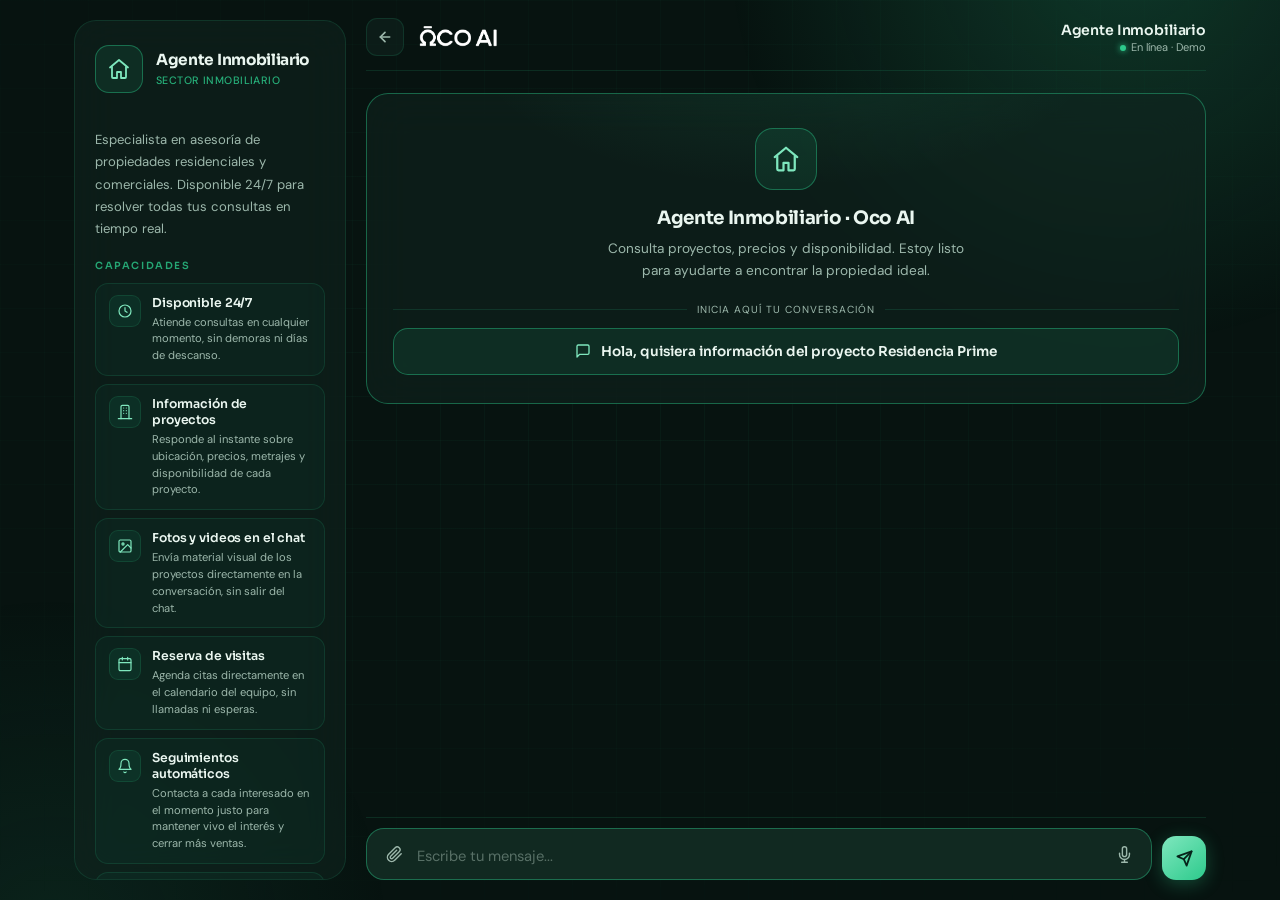
<file: demo-inmobiliaria/index.html>
<!DOCTYPE html>
<html lang="es">
<head>
  <meta charset="UTF-8" />
  <meta name="viewport" content="width=device-width, initial-scale=1.0" />

  <title>Agente Inmobiliario con IA · Demo · Oco AI</title>
  <meta name="description" content="Prueba en vivo un agente de IA inmobiliario: consulta proyectos, precios y disponibilidad, agenda visitas y resuelve dudas de compra o renta por chat." />
  <link rel="canonical" href="https://demos.omegaconsultingai.com/demo-inmobiliaria/" />
  <meta name="robots" content="index, follow, max-image-preview:large" />
  <meta name="theme-color" content="#071310" />

  <meta property="og:type" content="website" />
  <meta property="og:site_name" content="Oco AI" />
  <meta property="og:locale" content="es_PE" />
  <meta property="og:url" content="https://demos.omegaconsultingai.com/demo-inmobiliaria/" />
  <meta property="og:title" content="Agente Inmobiliario con IA · Demo · Oco AI" />
  <meta property="og:description" content="Agente de IA inmobiliario: proyectos, precios, disponibilidad y reserva de visitas por chat. Pruébalo en vivo." />
  <meta property="og:image" content="https://demos.omegaconsultingai.com/assets/og-cover.jpg" />
  <meta name="twitter:card" content="summary_large_image" />
  <meta name="twitter:title" content="Agente Inmobiliario con IA · Demo · Oco AI" />
  <meta name="twitter:description" content="Agente de IA inmobiliario: proyectos, precios, disponibilidad y reserva de visitas por chat. Pruébalo en vivo." />
  <meta name="twitter:image" content="https://demos.omegaconsultingai.com/assets/og-cover.jpg" />

  <link rel="icon" href="../assets/favicon.ico?v=2" sizes="any" />
  <link rel="icon" type="image/png" sizes="32x32" href="../assets/favicon-32.png?v=2" />
  <link rel="icon" type="image/png" sizes="16x16" href="../assets/favicon-16.png?v=2" />
  <link rel="icon" type="image/png" sizes="192x192" href="../assets/favicon-192.png?v=2" />
  <link rel="apple-touch-icon" href="../assets/apple-touch-icon.png?v=2" />
  <link rel="preconnect" href="https://fonts.googleapis.com" />
  <link rel="preconnect" href="https://fonts.gstatic.com" crossorigin />
  <link href="https://fonts.googleapis.com/css2?family=Sora:wght@400;500;600;700;800&family=DM+Sans:opsz,wght@9..40,400;9..40,500;9..40,700&display=swap" rel="stylesheet" />
  <link rel="stylesheet" href="../assets/demo.css" />

  <script type="application/ld+json">
  {
    "@context": "https://schema.org",
    "@graph": [
      {
        "@type": "SoftwareApplication",
        "name": "Agente Inmobiliario con IA — Oco AI",
        "applicationCategory": "BusinessApplication",
        "operatingSystem": "Web",
        "description": "Agente de IA inmobiliario: proyectos, precios, disponibilidad y reserva de visitas por chat. Pruébalo en vivo.",
        "url": "https://demos.omegaconsultingai.com/demo-inmobiliaria/",
        "offers": { "@type": "Offer", "price": "0", "priceCurrency": "USD" },
        "provider": { "@type": "Organization", "name": "Oco AI", "url": "https://omegaconsultingai.com/" }
      },
      {
        "@type": "BreadcrumbList",
        "itemListElement": [
          { "@type": "ListItem", "position": 1, "name": "Demos de agentes", "item": "https://demos.omegaconsultingai.com/" },
          { "@type": "ListItem", "position": 2, "name": "Agente Inmobiliario" }
        ]
      }
    ]
  }
  </script>
</head>
<body>

<div class="page-wrap">

  <!-- ── SIDEBAR ── -->
  <aside class="sidebar" aria-label="Información del asistente">
    <div class="sb-card">

      <div class="sb-agent">
        <div class="sb-icon" aria-hidden="true"><svg viewBox="0 0 24 24" fill="none" stroke="currentColor" stroke-width="1.8" stroke-linecap="round" stroke-linejoin="round"><path d="M3 10.5 12 3l9 7.5"/><path d="M5 10v10a1 1 0 0 0 1 1h4v-6h4v6h4a1 1 0 0 0 1-1V10"/></svg></div>
        <div>
          <div class="sb-name">Agente Inmobiliario</div>
          <div class="sb-sector">Sector Inmobiliario</div>
        </div>
      </div>

      <div class="sb-hr"></div>

      <p class="sb-desc">Especialista en asesoría de propiedades residenciales y comerciales. Disponible 24/7 para resolver todas tus consultas en tiempo real.</p>

      <div>
        <div class="sb-section-title">Capacidades</div>
        <div class="sb-caps">
          <div class="sb-cap">
            <div class="sb-cap-ic" aria-hidden="true"><svg viewBox="0 0 24 24" fill="none" stroke="currentColor" stroke-width="1.8" stroke-linecap="round" stroke-linejoin="round"><circle cx="12" cy="12" r="9"/><path d="M12 7v5l3 2"/></svg></div>
            <div>
              <div class="sb-cap-title">Disponible 24/7</div>
              <div class="sb-cap-desc">Atiende consultas en cualquier momento, sin demoras ni días de descanso.</div>
            </div>
          </div>
          <div class="sb-cap">
            <div class="sb-cap-ic" aria-hidden="true"><svg viewBox="0 0 24 24" fill="none" stroke="currentColor" stroke-width="1.8" stroke-linecap="round" stroke-linejoin="round"><path d="M6 22V4a2 2 0 0 1 2-2h8a2 2 0 0 1 2 2v18"/><path d="M2 22h20"/><path d="M10 6h.01M14 6h.01M10 10h.01M14 10h.01M10 14h.01M14 14h.01"/></svg></div>
            <div>
              <div class="sb-cap-title">Información de proyectos</div>
              <div class="sb-cap-desc">Responde al instante sobre ubicación, precios, metrajes y disponibilidad de cada proyecto.</div>
            </div>
          </div>
          <div class="sb-cap">
            <div class="sb-cap-ic" aria-hidden="true"><svg viewBox="0 0 24 24" fill="none" stroke="currentColor" stroke-width="1.8" stroke-linecap="round" stroke-linejoin="round"><rect x="3" y="3" width="18" height="18" rx="2"/><circle cx="9" cy="9" r="1.6"/><path d="m21 15-5-5L5 21"/></svg></div>
            <div>
              <div class="sb-cap-title">Fotos y videos en el chat</div>
              <div class="sb-cap-desc">Envía material visual de los proyectos directamente en la conversación, sin salir del chat.</div>
            </div>
          </div>
          <div class="sb-cap">
            <div class="sb-cap-ic" aria-hidden="true"><svg viewBox="0 0 24 24" fill="none" stroke="currentColor" stroke-width="1.8" stroke-linecap="round" stroke-linejoin="round"><rect x="3" y="4" width="18" height="18" rx="2"/><path d="M16 2v4M8 2v4M3 10h18"/></svg></div>
            <div>
              <div class="sb-cap-title">Reserva de visitas</div>
              <div class="sb-cap-desc">Agenda citas directamente en el calendario del equipo, sin llamadas ni esperas.</div>
            </div>
          </div>
          <div class="sb-cap">
            <div class="sb-cap-ic" aria-hidden="true"><svg viewBox="0 0 24 24" fill="none" stroke="currentColor" stroke-width="1.8" stroke-linecap="round" stroke-linejoin="round"><path d="M6 8a6 6 0 0 1 12 0c0 7 3 9 3 9H3s3-2 3-9"/><path d="M10.3 21a1.94 1.94 0 0 0 3.4 0"/></svg></div>
            <div>
              <div class="sb-cap-title">Seguimientos automáticos</div>
              <div class="sb-cap-desc">Contacta a cada interesado en el momento justo para mantener vivo el interés y cerrar más ventas.</div>
            </div>
          </div>
          <div class="sb-cap">
            <div class="sb-cap-ic" aria-hidden="true"><svg viewBox="0 0 24 24" fill="none" stroke="currentColor" stroke-width="1.8" stroke-linecap="round" stroke-linejoin="round"><path d="M3 14v-2a9 9 0 0 1 18 0v2"/><path d="M21 16a2 2 0 0 1-2 2h-1v-5h1a2 2 0 0 1 2 2z"/><path d="M3 16a2 2 0 0 0 2 2h1v-5H5a2 2 0 0 0-2 2z"/></svg></div>
            <div>
              <div class="sb-cap-title">Transferencia a un asesor</div>
              <div class="sb-cap-desc">Detecta cuándo el cliente necesita atención humana y transfiere la conversación al instante.</div>
            </div>
          </div>
        </div>
      </div>

      <div>
        <div class="sb-section-title">Ideal para</div>
        <div class="sb-tags">
          <span class="sb-tag">Compradores</span>
          <span class="sb-tag">Arrendatarios</span>
          <span class="sb-tag">Inversores</span>
          <span class="sb-tag">Desarrolladoras</span>
        </div>
      </div>

      <div class="sb-footer">
        <div class="sb-foot-mark" aria-hidden="true"><img src="../assets/logo/monogram-white.png" alt="Oco AI"></div>
        <div class="sb-foot-text">
          <strong>Oco AI</strong> · Demo 2026<br>
          Agente con IA en tiempo real
        </div>
      </div>

    </div>
    <a href="#chat-section" class="mob-scroll-cta">
      Abrir el chat
      <svg width="16" height="16" viewBox="0 0 24 24" fill="none" stroke="currentColor" stroke-width="2.5" stroke-linecap="round" stroke-linejoin="round" aria-hidden="true"><path d="M12 5v14"/><path d="M5 12l7 7 7-7"/></svg>
    </a>
  </aside>

  <!-- ── CHAT ── -->
  <div class="app" id="chat-section">

    <header>
      <a href="../" class="btn-back" aria-label="Volver a demos">
        <svg width="16" height="16" viewBox="0 0 24 24" fill="none" stroke="currentColor" stroke-width="2.5" stroke-linecap="round" stroke-linejoin="round"><path d="M19 12H5"/><path d="M12 19l-7-7 7-7"/></svg>
      </a>
      <a href="../" class="logo-link" aria-label="Oco AI inicio">
        <img class="brand-logo" src="../assets/logo/wordmark-white.png" alt="Oco AI">
      </a>
      <div class="hd-sep"></div>
      <div class="hd-info">
        <div class="hd-title">Agente Inmobiliario</div>
        <div class="hd-sub"><span class="live-dot" aria-hidden="true"></span>En línea · Demo</div>
      </div>
    </header>

    <div class="chat" id="chat" role="log" aria-live="polite" aria-label="Conversación con Agente Inmobiliario">

      <div class="welcome">
        <div class="w-icon" aria-hidden="true"><svg viewBox="0 0 24 24" fill="none" stroke="currentColor" stroke-width="1.8" stroke-linecap="round" stroke-linejoin="round"><path d="M3 10.5 12 3l9 7.5"/><path d="M5 10v10a1 1 0 0 0 1 1h4v-6h4v6h4a1 1 0 0 0 1-1V10"/></svg></div>
        <div class="w-title">Agente Inmobiliario · Oco AI</div>
        <p class="w-sub">Consulta proyectos, precios y disponibilidad. Estoy listo para ayudarte a encontrar la propiedad ideal.</p>
        <div class="w-hint" aria-hidden="true">
          <span class="w-hint-line"></span>
          <span class="w-hint-text">inicia aquí tu conversación</span>
          <span class="w-hint-line"></span>
        </div>
        <button class="suggest-btn" onclick="injectSuggestion()" type="button">
          <svg viewBox="0 0 24 24" fill="none" stroke="currentColor" stroke-width="2" stroke-linecap="round" stroke-linejoin="round" aria-hidden="true"><path d="M21 15a2 2 0 0 1-2 2H7l-4 4V5a2 2 0 0 1 2-2h14a2 2 0 0 1 2 2z"/></svg>
          Hola, quisiera información del proyecto Residencia Prime
        </button>
      </div>
      <div id="typing" role="status" aria-label="El asistente está escribiendo">
        <div class="td"></div><div class="td"></div><div class="td"></div>
      </div>
    </div>

    <div class="input-area" role="region" aria-label="Área de mensaje">
      <div id="preview-strip" aria-label="Archivos adjuntos"></div>
      <div id="rec-row" role="status" aria-live="polite">
        <div class="rec-led" aria-hidden="true"></div>
        <span id="rec-timer" aria-label="Tiempo de grabación">0:00</span>
        <div id="viz" aria-hidden="true"></div>
        <button class="btn-rec-cancel" type="button" onclick="cancelRecording()" aria-label="Cancelar grabación">
          <svg width="14" height="14" viewBox="0 0 24 24" fill="none" stroke="currentColor" stroke-width="2.5" stroke-linecap="round"><line x1="18" y1="6" x2="6" y2="18"/><line x1="6" y1="6" x2="18" y2="18"/></svg>
        </button>
        <button class="btn-rec-send" type="button" onclick="sendFromRecording()" aria-label="Enviar audio">
          <svg width="14" height="14" viewBox="0 0 24 24" fill="none" stroke="currentColor" stroke-width="2.5" stroke-linecap="round" stroke-linejoin="round"><line x1="22" y1="2" x2="11" y2="13"/><polygon points="22 2 15 22 11 13 2 9 22 2"/></svg>
        </button>
      </div>
      <div id="input-row">
        <div class="input-glass">
          <button class="icon-btn" type="button" onclick="document.getElementById('fileIn').click()" aria-label="Adjuntar archivo">
            <svg width="17" height="17" viewBox="0 0 24 24" fill="none" stroke="currentColor" stroke-width="2" stroke-linecap="round" stroke-linejoin="round"><path d="M21.44 11.05l-9.19 9.19a6 6 0 0 1-8.49-8.49l9.19-9.19a4 4 0 0 1 5.66 5.66l-9.2 9.19a2 2 0 0 1-2.83-2.83l8.49-8.48"/></svg>
          </button>
          <textarea id="msgInput" placeholder="Escribe tu mensaje..." rows="1" aria-label="Mensaje de texto" oninput="autoResize(this)" onkeydown="handleKey(event)"></textarea>
          <button class="icon-btn" type="button" onclick="startRecording()" aria-label="Grabar audio">
            <svg width="17" height="17" viewBox="0 0 24 24" fill="none" stroke="currentColor" stroke-width="2" stroke-linecap="round" stroke-linejoin="round"><path d="M12 1a3 3 0 0 0-3 3v8a3 3 0 0 0 6 0V4a3 3 0 0 0-3-3z"/><path d="M19 10v2a7 7 0 0 1-14 0v-2"/><line x1="12" y1="19" x2="12" y2="23"/><line x1="8" y1="23" x2="16" y2="23"/></svg>
          </button>
        </div>
        <button class="btn-send" type="button" onclick="sendMessage()" aria-label="Enviar mensaje">
          <svg width="17" height="17" viewBox="0 0 24 24" fill="none" stroke="currentColor" stroke-width="2.5" stroke-linecap="round" stroke-linejoin="round"><line x1="22" y1="2" x2="11" y2="13"/><polygon points="22 2 15 22 11 13 2 9 22 2"/></svg>
        </button>
      </div>
    </div>

  </div><!-- /.app -->
</div><!-- /.page-wrap -->

<input type="file" id="fileIn" accept=".pdf,.doc,.docx,.xls,.xlsx,.txt,.png,.jpg,.jpeg" multiple onchange="handleDocFile(event)" aria-hidden="true" />

<script>
const WEBHOOK_URL = "https://wwebhookw.omegaconsultingai.com/webhook/oco_inmo";
function getSession(){const K='inmo_sid';let id=localStorage.getItem(K);if(!id){id=crypto.randomUUID();localStorage.setItem(K,id);}return id;}
let files=[],isRec=false,mr=null,chunks=[],stream=null,actx=null,an=null,raf=null,t0=null,tmr=null;
function injectSuggestion(){const el=document.getElementById('msgInput');el.value='Hola, quisiera información del proyecto Residencia Prime';autoResize(el);sendMessage();}
function fmtTime(d){return d.toLocaleTimeString('es-MX',{hour:'2-digit',minute:'2-digit'});}
function fmtDur(s){s=Math.floor(s);return`${Math.floor(s/60)}:${String(s%60).padStart(2,'0')}`;}
function autoResize(el){el.style.height='auto';el.style.height=Math.min(el.scrollHeight,100)+'px';}
function handleKey(e){if(e.key==='Enter'&&!e.shiftKey){e.preventDefault();sendMessage();}}
function toBottom(){const c=document.getElementById('chat');c.scrollTop=c.scrollHeight;}
function esc(s){return String(s).replace(/&/g,'&amp;').replace(/</g,'&lt;').replace(/>/g,'&gt;').replace(/"/g,'&quot;').replace(/\n/g,'<br>');}
function fmtBytes(b){if(b<1024)return b+' B';if(b<1048576)return(b/1024).toFixed(1)+' KB';return(b/1048576).toFixed(1)+' MB';}
function fIcon(n){const e=(n||'').split('.').pop().toLowerCase();return{pdf:'📄',doc:'📝',docx:'📝',xls:'📊',xlsx:'📊',txt:'📃',png:'🖼',jpg:'🖼',jpeg:'🖼',webp:'🖼',mp3:'🎵',mp4:'🎬',wav:'🎵',webm:'🎵',ogg:'🎵'}[e]||'📁';}
function f64(f){return new Promise((res,rej)=>{const r=new FileReader();r.onload=e=>res(e.target.result.split(',')[1]);r.onerror=rej;r.readAsDataURL(f);});}
function appendMsg(role,content,type='text',meta={}){
  const chat=document.getElementById('chat'),typing=document.getElementById('typing');
  const wrap=document.createElement('div');wrap.className=`msg ${role}`;let html='';
  if(type==='text'){html=`<div class="bubble">${esc(content)}</div>`;}
  else if(type==='doc'){if(meta.isImage&&meta.dataUrl){html=`<div style="max-width:255px;border-radius:14px;overflow:hidden;border:1px solid rgba(45,202,140,.15);"><img src="${meta.dataUrl}" style="width:100%;display:block;cursor:pointer;" onclick="window.open('${meta.dataUrl}','_blank')" alt="Imagen adjunta"/></div>`;}else{html=`<div class="bubble-file"><span class="file-icon">${fIcon(meta.name||'')}</span><div><div class="file-name">${esc(meta.name||'archivo')}</div><div class="file-size">${meta.size?fmtBytes(meta.size):''}</div></div></div>`;}}
  else if(type==='audio'){const dur=meta.duration!=null?fmtDur(meta.duration):'0:00';const bars=Array.from({length:24},()=>`<div class="waveform-bar" style="height:${4+Math.floor(Math.random()*18)}px"></div>`).join('');html=`<div class="bubble-audio"><button class="audio-play-btn" onclick="playAudio(this,'${meta.dataUrl||''}')" aria-label="Reproducir audio">▶</button><div class="audio-waveform">${bars}</div><span class="audio-dur">${dur}</span></div>`;}
  const time=document.createElement('span');time.className='msg-time';time.textContent=fmtTime(new Date());
  wrap.innerHTML=html;wrap.appendChild(time);chat.insertBefore(wrap,typing);toBottom();
}
function showTyping(){document.getElementById('typing').classList.add('on');toBottom();}
function hideTyping(){document.getElementById('typing').classList.remove('on');}
async function sendMessage(){
  const el=document.getElementById('msgInput'),text=el.value.trim(),hasF=files.length>0;
  if(!text&&!hasF)return;if(text)appendMsg('user',text);
  const snap=[...files];snap.forEach(f=>{if(f.type==='audio')appendMsg('user','','audio',{dataUrl:f.dataUrl,duration:f.duration});else appendMsg('user','','doc',{name:f.name,size:f.size});});
  el.value='';el.style.height='auto';clearPreview();await doFetch(text,snap);
}
async function startRecording(){
  try{stream=await navigator.mediaDevices.getUserMedia({audio:true});actx=new(window.AudioContext||window.webkitAudioContext)();an=actx.createAnalyser();an.fftSize=64;an.smoothingTimeConstant=.75;actx.createMediaStreamSource(stream).connect(an);
  const mime=MediaRecorder.isTypeSupported('audio/webm;codecs=opus')?'audio/webm;codecs=opus':'audio/webm';mr=new MediaRecorder(stream,{mimeType:mime});chunks=[];mr.ondataavailable=e=>{if(e.data.size>0)chunks.push(e.data);};mr.start(100);isRec=true;t0=Date.now();
  document.getElementById('input-row').style.display='none';document.getElementById('preview-strip').classList.remove('on');document.getElementById('rec-row').classList.add('on');initViz();drawViz();document.getElementById('rec-timer').textContent='0:00';
  tmr=setInterval(()=>{document.getElementById('rec-timer').textContent=fmtDur((Date.now()-t0)/1000);},500);}catch(err){alert('No se pudo acceder al micrófono: '+err.message);}
}
function initViz(){const v=document.getElementById('viz');v.innerHTML='';for(let i=0;i<28;i++){const b=document.createElement('div');b.className='vb';v.appendChild(b);}}
function drawViz(){if(!isRec||!an)return;raf=requestAnimationFrame(drawViz);const bars=document.querySelectorAll('.vb'),buf=an.frequencyBinCount,data=new Uint8Array(buf);an.getByteFrequencyData(data);const step=Math.max(1,Math.floor(buf/bars.length));bars.forEach((b,i)=>{const v=data[Math.min(i*step,buf-1)];b.style.height=Math.max(3,Math.round((v/255)*24))+'px';b.style.opacity=(0.35+(v/255)*.65).toFixed(2);});}
function cancelRecording(){stopRecState();if(mr){mr.onstop=()=>{if(stream)stream.getTracks().forEach(t=>t.stop());hideRecUI();};}else hideRecUI();}
function sendFromRecording(){if(!isRec||!mr)return;const dur=(Date.now()-t0)/1000;stopRecState();mr.onstop=async()=>{const mime=mr.mimeType||'audio/webm',blob=new Blob(chunks,{type:mime});const name=`audio_${Date.now()}.webm`,file=new File([blob],name,{type:mime});const dataUrl=await new Promise((res,rej)=>{const r=new FileReader();r.onload=e=>res(e.target.result);r.onerror=rej;r.readAsDataURL(blob);});if(stream)stream.getTracks().forEach(t=>t.stop());hideRecUI();appendMsg('user','','audio',{dataUrl,duration:dur,name});await doFetch('',[{type:'audio',file,name,size:blob.size,dataUrl,duration:dur}]);};}
function stopRecState(){isRec=false;clearInterval(tmr);cancelAnimationFrame(raf);if(actx){actx.close();actx=null;}an=null;if(mr&&mr.state!=='inactive')mr.stop();}
function hideRecUI(){document.getElementById('rec-row').classList.remove('on');document.getElementById('input-row').style.display='flex';document.getElementById('rec-timer').textContent='0:00';document.getElementById('viz').innerHTML='';}
function handleDocFile(e){Array.from(e.target.files).forEach(file=>{if(file.type.startsWith('image/')){const r=new FileReader();r.onload=ev=>{files.push({type:'doc',file,name:file.name,size:file.size,dataUrl:ev.target.result,isImage:true});renderPreview();};r.readAsDataURL(file);}else{files.push({type:'doc',file,name:file.name,size:file.size});renderPreview();}});e.target.value='';}
function renderPreview(){const s=document.getElementById('preview-strip');s.innerHTML='';if(!files.length){s.classList.remove('on');return;}s.classList.add('on');files.forEach((f,i)=>{const c=document.createElement('div');c.className='f-chip';const ic=f.type==='audio'?'🎵':fIcon(f.name);c.innerHTML=`<span>${ic}</span><span>${esc(f.name)}</span><span class="f-rm" onclick="rmFile(${i})" role="button" aria-label="Eliminar ${esc(f.name)}">✕</span>`;s.appendChild(c);});}
function rmFile(i){files.splice(i,1);renderPreview();}
function clearPreview(){files=[];renderPreview();}
function playAudio(btn,url){if(!url)return;const a=new Audio(url);a.play();btn.innerHTML='⏸';a.onended=()=>{btn.innerHTML='▶';};}
async function doFetch(text,attachments){
  const payload_files=await Promise.all((attachments||[]).map(async f=>{const data=f.dataUrl?f.dataUrl.split(',')[1]:await f64(f.file);return{name:f.name,mimeType:(f.file&&f.file.type)||'application/octet-stream',size:f.size,data};}));
  const payload={sessionId:getSession(),messageId:crypto.randomUUID(),message:text||'',timestamp:new Date().toISOString(),files:payload_files};
  try{showTyping();const res=await fetch(WEBHOOK_URL,{method:'POST',headers:{'Content-Type':'application/json'},body:JSON.stringify(payload)});const ct=res.headers.get('content-type')||'',raw=await res.text();if(!raw||!raw.trim()){hideTyping();return;}if(!res.ok){hideTyping();appendMsg('agent','⚠️ No pude conectarme en este momento. Por favor intenta de nuevo.');return;}
  if(ct.includes('application/json')){const data=JSON.parse(raw);
    if(data.chunks&&Array.isArray(data.chunks)&&data.chunks.length>0){hideTyping();data.chunks.forEach((chunk,i)=>{setTimeout(()=>{showTyping();setTimeout(()=>{hideTyping();appendMsg('agent',chunk);},800);},i*2000);});
      if(data.files&&Array.isArray(data.files)){const delay=data.chunks.length*2000+900;data.files.forEach(f=>{setTimeout(()=>{const chat=document.getElementById('chat'),typing=document.getElementById('typing');const wrap=document.createElement('div');wrap.className='msg agent';const time=document.createElement('span');time.className='msg-time';time.textContent=fmtTime(new Date());const isImg=f.mimeType?.startsWith('image/'),isVid=f.mimeType?.startsWith('video/'),isPdf=f.mimeType==='application/pdf';if(isImg&&f.url){wrap.innerHTML=`<div style="max-width:260px;border-radius:14px;overflow:hidden;border:1px solid rgba(45,202,140,.15);"><img src="${f.url}" style="width:100%;display:block;cursor:pointer;" onclick="window.open('${f.url}','_blank')" alt="${esc(f.name||'Imagen')}" onerror="this.parentElement.innerHTML='<div style=padding:12px;color:var(--steel)>⚠️ Error al cargar</div>'"/>${f.name?`<div style="padding:6px 10px;font-size:.72rem;color:var(--steel);">${esc(f.name)}</div>`:''}</div>`;}else if(isVid&&f.url){wrap.innerHTML=`<div style="max-width:320px;border-radius:14px;overflow:hidden;border:1px solid rgba(45,202,140,.15);"><iframe src="${f.url}" style="width:100%;height:180px;border:none;" allow="autoplay" allowfullscreen title="${esc(f.name||'Video')}"></iframe></div>`;}else if(isPdf&&f.downloadUrl){wrap.innerHTML=`<div style="max-width:275px;border-radius:14px;overflow:hidden;border:1px solid rgba(45,202,140,.11);background:rgba(17,34,25,.78);"><div style="display:flex;align-items:center;gap:12px;padding:12px 14px;"><span style="font-size:26px">📄</span><div><div style="font-size:.80rem;color:var(--white);">${esc(f.name||'Documento.pdf')}</div><div style="font-size:.68rem;color:var(--steel);">PDF</div></div></div><a href="${f.downloadUrl}" target="_blank" style="display:block;padding:9px;text-align:center;font-size:.76rem;color:var(--green);text-decoration:none;border-top:1px solid rgba(45,202,140,.08);">⬇ Descargar</a></div>`;}if(wrap.innerHTML){wrap.appendChild(time);chat.insertBefore(wrap,typing);toBottom();}},delay);});}}
    else{const reply=data.output||data.message||data.response||data.text||(Array.isArray(data)&&data[0]?.output)||JSON.stringify(data);hideTyping();if(reply)appendMsg('agent',reply);if(data.files&&Array.isArray(data.files)&&data.files.length>0){data.files.forEach(f=>{setTimeout(()=>{const chat=document.getElementById('chat'),typing=document.getElementById('typing');const wrap=document.createElement('div');wrap.className='msg agent';const time=document.createElement('span');time.className='msg-time';time.textContent=fmtTime(new Date());const isImg=f.mimeType?.startsWith('image/'),isVid=f.mimeType?.startsWith('video/'),isPdf=f.mimeType==='application/pdf';if(isImg&&f.url){wrap.innerHTML=`<div style="max-width:260px;border-radius:14px;overflow:hidden;border:1px solid rgba(45,202,140,.15);"><img src="${f.url}" style="width:100%;display:block;cursor:pointer;" onclick="window.open('${f.url}','_blank')" alt="${esc(f.name||'Imagen')}" onerror="this.parentElement.innerHTML='<div style=padding:12px;color:var(--steel)>⚠️ Error al cargar</div>'"/>${f.name?`<div style="padding:6px 10px;font-size:.72rem;color:var(--steel);">${esc(f.name)}</div>`:''}</div>`;}else if(isVid&&f.url){wrap.innerHTML=`<div style="max-width:320px;border-radius:14px;overflow:hidden;border:1px solid rgba(45,202,140,.15);"><iframe src="${f.url}" style="width:100%;height:180px;border:none;" allow="autoplay" allowfullscreen></iframe></div>`;}else if(isPdf&&f.downloadUrl){wrap.innerHTML=`<div style="max-width:275px;border-radius:14px;overflow:hidden;border:1px solid rgba(45,202,140,.11);background:rgba(17,34,25,.78);"><div style="display:flex;align-items:center;gap:12px;padding:12px 14px;"><span style="font-size:26px">📄</span><div><div style="font-size:.80rem;color:var(--white);">${esc(f.name||'Documento.pdf')}</div><div style="font-size:.68rem;color:var(--steel);">PDF</div></div></div><a href="${f.downloadUrl}" target="_blank" style="display:block;padding:9px;text-align:center;font-size:.76rem;color:var(--green);text-decoration:none;border-top:1px solid rgba(45,202,140,.08);">⬇ Descargar</a></div>`;}if(wrap.innerHTML){wrap.appendChild(time);chat.insertBefore(wrap,typing);toBottom();}},300);});}}
  }else{hideTyping();appendMsg('agent',raw||'...');}
  }catch(err){hideTyping();appendMsg('agent',`⚠️ No se pudo conectar con el servidor.\n(${err.message})`);}
}
</script>
</body>
</html>
</file>
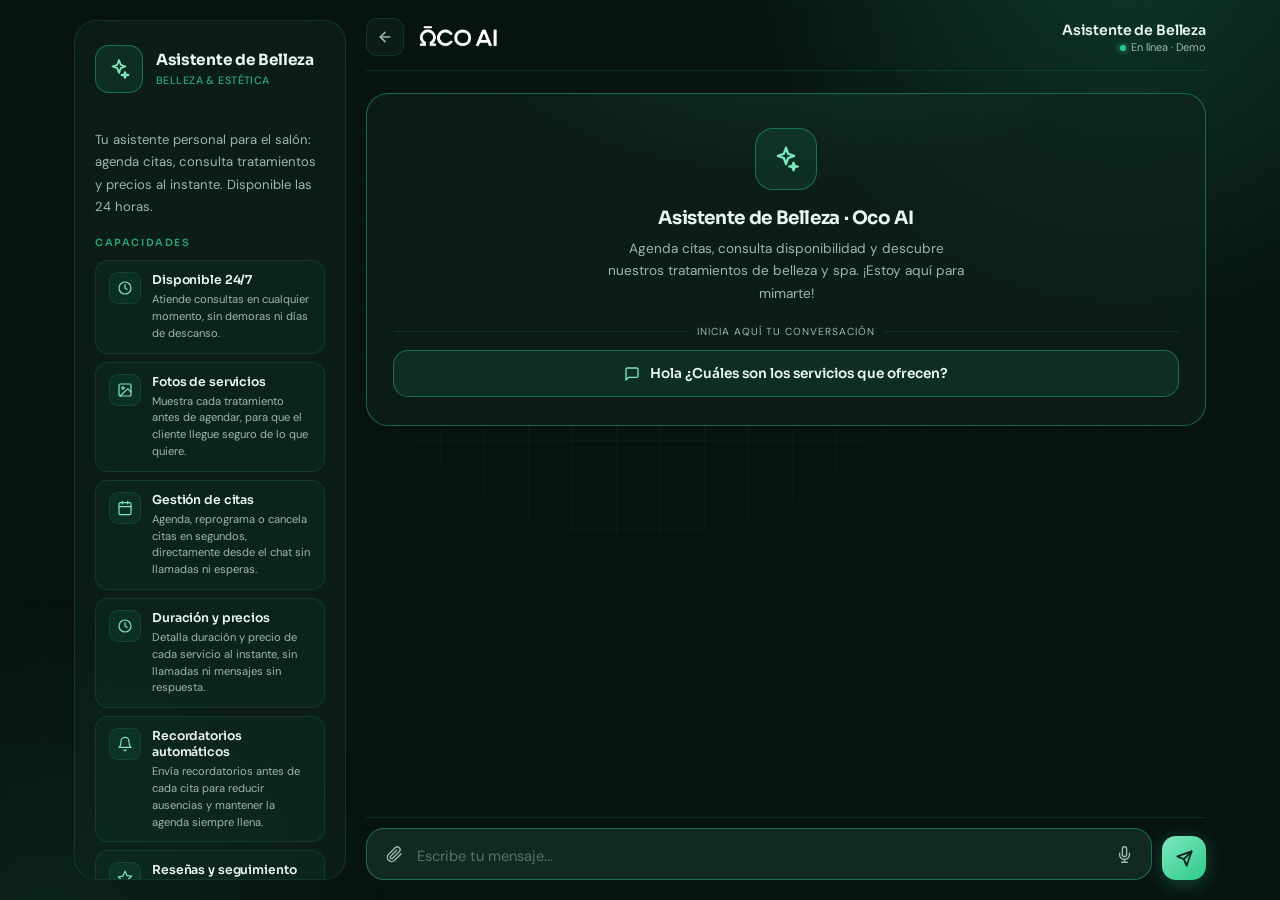
<file: demo-salon.spa/index.html>
<!DOCTYPE html>
<html lang="es">
<head>
  <meta charset="UTF-8" />
  <meta name="viewport" content="width=device-width, initial-scale=1.0" />

  <title>Asistente de Belleza con IA · Demo · Oco AI</title>
  <meta name="description" content="Prueba en vivo un agente de IA para salón y spa: agenda citas, consulta tratamientos y precios, y recibe recordatorios por chat." />
  <link rel="canonical" href="https://demos.omegaconsultingai.com/demo-salon.spa/" />
  <meta name="robots" content="index, follow, max-image-preview:large" />
  <meta name="theme-color" content="#071310" />

  <meta property="og:type" content="website" />
  <meta property="og:site_name" content="Oco AI" />
  <meta property="og:locale" content="es_PE" />
  <meta property="og:url" content="https://demos.omegaconsultingai.com/demo-salon.spa/" />
  <meta property="og:title" content="Asistente de Belleza con IA · Demo · Oco AI" />
  <meta property="og:description" content="Agente de IA para salón y spa: agenda citas, consulta tratamientos y precios por chat. Pruébalo en vivo." />
  <meta property="og:image" content="https://demos.omegaconsultingai.com/assets/og-cover.jpg" />
  <meta name="twitter:card" content="summary_large_image" />
  <meta name="twitter:title" content="Asistente de Belleza con IA · Demo · Oco AI" />
  <meta name="twitter:description" content="Agente de IA para salón y spa: agenda citas, consulta tratamientos y precios por chat. Pruébalo en vivo." />
  <meta name="twitter:image" content="https://demos.omegaconsultingai.com/assets/og-cover.jpg" />

  <link rel="icon" href="../assets/favicon.ico?v=2" sizes="any" />
  <link rel="icon" type="image/png" sizes="32x32" href="../assets/favicon-32.png?v=2" />
  <link rel="icon" type="image/png" sizes="16x16" href="../assets/favicon-16.png?v=2" />
  <link rel="icon" type="image/png" sizes="192x192" href="../assets/favicon-192.png?v=2" />
  <link rel="apple-touch-icon" href="../assets/apple-touch-icon.png?v=2" />
  <link rel="preconnect" href="https://fonts.googleapis.com" />
  <link rel="preconnect" href="https://fonts.gstatic.com" crossorigin />
  <link href="https://fonts.googleapis.com/css2?family=Sora:wght@400;500;600;700;800&family=DM+Sans:opsz,wght@9..40,400;9..40,500;9..40,700&display=swap" rel="stylesheet" />
  <link rel="stylesheet" href="../assets/demo.css" />

  <script type="application/ld+json">
  {
    "@context": "https://schema.org",
    "@graph": [
      {
        "@type": "SoftwareApplication",
        "name": "Asistente de Belleza con IA — Oco AI",
        "applicationCategory": "BusinessApplication",
        "operatingSystem": "Web",
        "description": "Agente de IA para salón y spa: agenda citas, consulta tratamientos y precios por chat. Pruébalo en vivo.",
        "url": "https://demos.omegaconsultingai.com/demo-salon.spa/",
        "offers": { "@type": "Offer", "price": "0", "priceCurrency": "USD" },
        "provider": { "@type": "Organization", "name": "Oco AI", "url": "https://omegaconsultingai.com/" }
      },
      {
        "@type": "BreadcrumbList",
        "itemListElement": [
          { "@type": "ListItem", "position": 1, "name": "Demos de agentes", "item": "https://demos.omegaconsultingai.com/" },
          { "@type": "ListItem", "position": 2, "name": "Asistente de Belleza" }
        ]
      }
    ]
  }
  </script>
</head>
<body>

<div class="page-wrap">

  <!-- ── SIDEBAR ── -->
  <aside class="sidebar" aria-label="Información del asistente">
    <div class="sb-card">

      <div class="sb-agent">
        <div class="sb-icon" aria-hidden="true"><svg viewBox="0 0 24 24" fill="none" stroke="currentColor" stroke-width="1.8" stroke-linecap="round" stroke-linejoin="round"><path d="M12 3l1.7 4.8L18.5 9.5l-4.8 1.7L12 16l-1.7-4.8L5.5 9.5l4.8-1.7z"/><path d="M18 15l.9 2.4L21.5 18l-2.6.6L18 21l-.9-2.4L14.5 18l2.6-.6z"/></svg></div>
        <div>
          <div class="sb-name">Asistente de Belleza</div>
          <div class="sb-sector">Belleza &amp; Estética</div>
        </div>
      </div>

      <div class="sb-hr"></div>

      <p class="sb-desc">Tu asistente personal para el salón: agenda citas, consulta tratamientos y precios al instante. Disponible las 24 horas.</p>

      <div>
        <div class="sb-section-title">Capacidades</div>
        <div class="sb-caps">
          <div class="sb-cap">
            <div class="sb-cap-ic" aria-hidden="true"><svg viewBox="0 0 24 24" fill="none" stroke="currentColor" stroke-width="1.8" stroke-linecap="round" stroke-linejoin="round"><circle cx="12" cy="12" r="9"/><path d="M12 7v5l3 2"/></svg></div>
            <div>
              <div class="sb-cap-title">Disponible 24/7</div>
              <div class="sb-cap-desc">Atiende consultas en cualquier momento, sin demoras ni días de descanso.</div>
            </div>
          </div>
          <div class="sb-cap">
            <div class="sb-cap-ic" aria-hidden="true"><svg viewBox="0 0 24 24" fill="none" stroke="currentColor" stroke-width="1.8" stroke-linecap="round" stroke-linejoin="round"><rect x="3" y="3" width="18" height="18" rx="2"/><circle cx="9" cy="9" r="1.6"/><path d="m21 15-5-5L5 21"/></svg></div>
            <div>
              <div class="sb-cap-title">Fotos de servicios</div>
              <div class="sb-cap-desc">Muestra cada tratamiento antes de agendar, para que el cliente llegue seguro de lo que quiere.</div>
            </div>
          </div>
          <div class="sb-cap">
            <div class="sb-cap-ic" aria-hidden="true"><svg viewBox="0 0 24 24" fill="none" stroke="currentColor" stroke-width="1.8" stroke-linecap="round" stroke-linejoin="round"><rect x="3" y="4" width="18" height="18" rx="2"/><path d="M16 2v4M8 2v4M3 10h18"/></svg></div>
            <div>
              <div class="sb-cap-title">Gestión de citas</div>
              <div class="sb-cap-desc">Agenda, reprograma o cancela citas en segundos, directamente desde el chat sin llamadas ni esperas.</div>
            </div>
          </div>
          <div class="sb-cap">
            <div class="sb-cap-ic" aria-hidden="true"><svg viewBox="0 0 24 24" fill="none" stroke="currentColor" stroke-width="1.8" stroke-linecap="round" stroke-linejoin="round"><circle cx="12" cy="12" r="9"/><path d="M12 7v5l3 2"/></svg></div>
            <div>
              <div class="sb-cap-title">Duración y precios</div>
              <div class="sb-cap-desc">Detalla duración y precio de cada servicio al instante, sin llamadas ni mensajes sin respuesta.</div>
            </div>
          </div>
          <div class="sb-cap">
            <div class="sb-cap-ic" aria-hidden="true"><svg viewBox="0 0 24 24" fill="none" stroke="currentColor" stroke-width="1.8" stroke-linecap="round" stroke-linejoin="round"><path d="M6 8a6 6 0 0 1 12 0c0 7 3 9 3 9H3s3-2 3-9"/><path d="M10.3 21a1.94 1.94 0 0 0 3.4 0"/></svg></div>
            <div>
              <div class="sb-cap-title">Recordatorios automáticos</div>
              <div class="sb-cap-desc">Envía recordatorios antes de cada cita para reducir ausencias y mantener la agenda siempre llena.</div>
            </div>
          </div>
          <div class="sb-cap">
            <div class="sb-cap-ic" aria-hidden="true"><svg viewBox="0 0 24 24" fill="none" stroke="currentColor" stroke-width="1.8" stroke-linecap="round" stroke-linejoin="round"><path d="M12 2l3 6.3 6.9.9-5 4.7 1.3 6.9L12 18.6 5.5 21.7 6.8 14.8l-5-4.7 6.9-.9z"/></svg></div>
            <div>
              <div class="sb-cap-title">Reseñas y seguimiento</div>
              <div class="sb-cap-desc">Después de cada visita recuerda al cliente dejar su reseña en Google, construyendo tu reputación en piloto automático.</div>
            </div>
          </div>
        </div>
      </div>

      <div>
        <div class="sb-section-title">Ideal para</div>
        <div class="sb-tags">
          <span class="sb-tag">Salones</span>
          <span class="sb-tag">Spas</span>
          <span class="sb-tag">Estética</span>
          <span class="sb-tag">Barberías</span>
        </div>
      </div>

      <div class="sb-footer">
        <div class="sb-foot-mark" aria-hidden="true"><img src="../assets/logo/monogram-white.png" alt="Oco AI"></div>
        <div class="sb-foot-text">
          <strong>Oco AI</strong> · Demo 2026<br>
          Agente con IA en tiempo real
        </div>
      </div>

    </div>
    <a href="#chat-section" class="mob-scroll-cta">
      Abrir el chat
      <svg width="16" height="16" viewBox="0 0 24 24" fill="none" stroke="currentColor" stroke-width="2.5" stroke-linecap="round" stroke-linejoin="round" aria-hidden="true"><path d="M12 5v14"/><path d="M5 12l7 7 7-7"/></svg>
    </a>
  </aside>

  <!-- ── CHAT ── -->
  <div class="app" id="chat-section">

    <header>
      <a href="../" class="btn-back" aria-label="Volver a demos">
        <svg width="16" height="16" viewBox="0 0 24 24" fill="none" stroke="currentColor" stroke-width="2.5" stroke-linecap="round" stroke-linejoin="round"><path d="M19 12H5"/><path d="M12 19l-7-7 7-7"/></svg>
      </a>
      <a href="../" class="logo-link" aria-label="Oco AI inicio">
        <img class="brand-logo" src="../assets/logo/wordmark-white.png" alt="Oco AI">
      </a>
      <div class="hd-sep"></div>
      <div class="hd-info">
        <div class="hd-title">Asistente de Belleza</div>
        <div class="hd-sub"><span class="live-dot" aria-hidden="true"></span>En línea · Demo</div>
      </div>
    </header>

    <div class="chat" id="chat" role="log" aria-live="polite" aria-label="Conversación con Asistente de Belleza">

      <div class="welcome">
        <div class="w-icon" aria-hidden="true"><svg viewBox="0 0 24 24" fill="none" stroke="currentColor" stroke-width="1.8" stroke-linecap="round" stroke-linejoin="round"><path d="M12 3l1.7 4.8L18.5 9.5l-4.8 1.7L12 16l-1.7-4.8L5.5 9.5l4.8-1.7z"/><path d="M18 15l.9 2.4L21.5 18l-2.6.6L18 21l-.9-2.4L14.5 18l2.6-.6z"/></svg></div>
        <div class="w-title">Asistente de Belleza · Oco AI</div>
        <p class="w-sub">Agenda citas, consulta disponibilidad y descubre nuestros tratamientos de belleza y spa. ¡Estoy aquí para mimarte!</p>
        <div class="w-hint" aria-hidden="true">
          <span class="w-hint-line"></span>
          <span class="w-hint-text">inicia aquí tu conversación</span>
          <span class="w-hint-line"></span>
        </div>
        <button class="suggest-btn" onclick="injectSuggestion()" type="button">
          <svg viewBox="0 0 24 24" fill="none" stroke="currentColor" stroke-width="2" stroke-linecap="round" stroke-linejoin="round" aria-hidden="true"><path d="M21 15a2 2 0 0 1-2 2H7l-4 4V5a2 2 0 0 1 2-2h14a2 2 0 0 1 2 2z"/></svg>
          Hola ¿Cuáles son los servicios que ofrecen?
        </button>
      </div>
      <div id="typing" role="status" aria-label="El asistente está escribiendo">
        <div class="td"></div><div class="td"></div><div class="td"></div>
      </div>
    </div>

    <div class="input-area" role="region" aria-label="Área de mensaje">
      <div id="preview-strip" aria-label="Archivos adjuntos"></div>
      <div id="rec-row" role="status" aria-live="polite">
        <div class="rec-led" aria-hidden="true"></div>
        <span id="rec-timer" aria-label="Tiempo de grabación">0:00</span>
        <div id="viz" aria-hidden="true"></div>
        <button class="btn-rec-cancel" type="button" onclick="cancelRecording()" aria-label="Cancelar grabación">
          <svg width="14" height="14" viewBox="0 0 24 24" fill="none" stroke="currentColor" stroke-width="2.5" stroke-linecap="round"><line x1="18" y1="6" x2="6" y2="18"/><line x1="6" y1="6" x2="18" y2="18"/></svg>
        </button>
        <button class="btn-rec-send" type="button" onclick="sendFromRecording()" aria-label="Enviar audio">
          <svg width="14" height="14" viewBox="0 0 24 24" fill="none" stroke="currentColor" stroke-width="2.5" stroke-linecap="round" stroke-linejoin="round"><line x1="22" y1="2" x2="11" y2="13"/><polygon points="22 2 15 22 11 13 2 9 22 2"/></svg>
        </button>
      </div>
      <div id="input-row">
        <div class="input-glass">
          <button class="icon-btn" type="button" onclick="document.getElementById('fileIn').click()" aria-label="Adjuntar archivo">
            <svg width="17" height="17" viewBox="0 0 24 24" fill="none" stroke="currentColor" stroke-width="2" stroke-linecap="round" stroke-linejoin="round"><path d="M21.44 11.05l-9.19 9.19a6 6 0 0 1-8.49-8.49l9.19-9.19a4 4 0 0 1 5.66 5.66l-9.2 9.19a2 2 0 0 1-2.83-2.83l8.49-8.48"/></svg>
          </button>
          <textarea id="msgInput" placeholder="Escribe tu mensaje..." rows="1" aria-label="Mensaje de texto" oninput="autoResize(this)" onkeydown="handleKey(event)"></textarea>
          <button class="icon-btn" type="button" onclick="startRecording()" aria-label="Grabar audio">
            <svg width="17" height="17" viewBox="0 0 24 24" fill="none" stroke="currentColor" stroke-width="2" stroke-linecap="round" stroke-linejoin="round"><path d="M12 1a3 3 0 0 0-3 3v8a3 3 0 0 0 6 0V4a3 3 0 0 0-3-3z"/><path d="M19 10v2a7 7 0 0 1-14 0v-2"/><line x1="12" y1="19" x2="12" y2="23"/><line x1="8" y1="23" x2="16" y2="23"/></svg>
          </button>
        </div>
        <button class="btn-send" type="button" onclick="sendMessage()" aria-label="Enviar mensaje">
          <svg width="17" height="17" viewBox="0 0 24 24" fill="none" stroke="currentColor" stroke-width="2.5" stroke-linecap="round" stroke-linejoin="round"><line x1="22" y1="2" x2="11" y2="13"/><polygon points="22 2 15 22 11 13 2 9 22 2"/></svg>
        </button>
      </div>
    </div>

  </div><!-- /.app -->
</div><!-- /.page-wrap -->

<input type="file" id="fileIn" accept=".pdf,.doc,.docx,.xls,.xlsx,.txt,.png,.jpg,.jpeg" multiple onchange="handleDocFile(event)" aria-hidden="true" />

<script>
const WEBHOOK_URL = "https://wwebhookw.omegaconsultingai.com/webhook/oco_estetica";
function getSession(){const K='belleza_sid';let id=localStorage.getItem(K);if(!id){id=crypto.randomUUID();localStorage.setItem(K,id);}return id;}
let files=[],isRec=false,mr=null,chunks=[],stream=null,actx=null,an=null,raf=null,t0=null,tmr=null;
function injectSuggestion(){const el=document.getElementById('msgInput');el.value='Hola ¿Cuáles son los servicios que ofrecen?';autoResize(el);sendMessage();}
function fmtTime(d){return d.toLocaleTimeString('es-MX',{hour:'2-digit',minute:'2-digit'});}
function fmtDur(s){s=Math.floor(s);return`${Math.floor(s/60)}:${String(s%60).padStart(2,'0')}`;}
function autoResize(el){el.style.height='auto';el.style.height=Math.min(el.scrollHeight,100)+'px';}
function handleKey(e){if(e.key==='Enter'&&!e.shiftKey){e.preventDefault();sendMessage();}}
function toBottom(){const c=document.getElementById('chat');c.scrollTop=c.scrollHeight;}
function esc(s){return String(s).replace(/&/g,'&amp;').replace(/</g,'&lt;').replace(/>/g,'&gt;').replace(/"/g,'&quot;').replace(/\n/g,'<br>');}
function fmtBytes(b){if(b<1024)return b+' B';if(b<1048576)return(b/1024).toFixed(1)+' KB';return(b/1048576).toFixed(1)+' MB';}
function fIcon(n){const e=(n||'').split('.').pop().toLowerCase();return{pdf:'📄',doc:'📝',docx:'📝',xls:'📊',xlsx:'📊',txt:'📃',png:'🖼',jpg:'🖼',jpeg:'🖼',webp:'🖼',mp3:'🎵',mp4:'🎬',wav:'🎵',webm:'🎵',ogg:'🎵'}[e]||'📁';}
function f64(f){return new Promise((res,rej)=>{const r=new FileReader();r.onload=e=>res(e.target.result.split(',')[1]);r.onerror=rej;r.readAsDataURL(f);});}
function appendMsg(role,content,type='text',meta={}){
  const chat=document.getElementById('chat'),typing=document.getElementById('typing');
  const wrap=document.createElement('div');wrap.className=`msg ${role}`;let html='';
  if(type==='text'){html=`<div class="bubble">${esc(content)}</div>`;}
  else if(type==='doc'){if(meta.isImage&&meta.dataUrl){html=`<div style="max-width:255px;border-radius:14px;overflow:hidden;border:1px solid rgba(45,202,140,.15);"><img src="${meta.dataUrl}" style="width:100%;display:block;cursor:pointer;" onclick="window.open('${meta.dataUrl}','_blank')" alt="Imagen adjunta"/></div>`;}else{html=`<div class="bubble-file"><span class="file-icon">${fIcon(meta.name||'')}</span><div><div class="file-name">${esc(meta.name||'archivo')}</div><div class="file-size">${meta.size?fmtBytes(meta.size):''}</div></div></div>`;}}
  else if(type==='audio'){const dur=meta.duration!=null?fmtDur(meta.duration):'0:00';const bars=Array.from({length:24},()=>`<div class="waveform-bar" style="height:${4+Math.floor(Math.random()*18)}px"></div>`).join('');html=`<div class="bubble-audio"><button class="audio-play-btn" onclick="playAudio(this,'${meta.dataUrl||''}')" aria-label="Reproducir audio">▶</button><div class="audio-waveform">${bars}</div><span class="audio-dur">${dur}</span></div>`;}
  const time=document.createElement('span');time.className='msg-time';time.textContent=fmtTime(new Date());
  wrap.innerHTML=html;wrap.appendChild(time);chat.insertBefore(wrap,typing);toBottom();
}
function showTyping(){document.getElementById('typing').classList.add('on');toBottom();}
function hideTyping(){document.getElementById('typing').classList.remove('on');}
async function sendMessage(){
  const el=document.getElementById('msgInput'),text=el.value.trim(),hasF=files.length>0;
  if(!text&&!hasF)return;if(text)appendMsg('user',text);
  const snap=[...files];snap.forEach(f=>{if(f.type==='audio')appendMsg('user','','audio',{dataUrl:f.dataUrl,duration:f.duration});else appendMsg('user','','doc',{name:f.name,size:f.size});});
  el.value='';el.style.height='auto';clearPreview();await doFetch(text,snap);
}
async function startRecording(){
  try{stream=await navigator.mediaDevices.getUserMedia({audio:true});actx=new(window.AudioContext||window.webkitAudioContext)();an=actx.createAnalyser();an.fftSize=64;an.smoothingTimeConstant=.75;actx.createMediaStreamSource(stream).connect(an);
  const mime=MediaRecorder.isTypeSupported('audio/webm;codecs=opus')?'audio/webm;codecs=opus':'audio/webm';mr=new MediaRecorder(stream,{mimeType:mime});chunks=[];mr.ondataavailable=e=>{if(e.data.size>0)chunks.push(e.data);};mr.start(100);isRec=true;t0=Date.now();
  document.getElementById('input-row').style.display='none';document.getElementById('preview-strip').classList.remove('on');document.getElementById('rec-row').classList.add('on');initViz();drawViz();document.getElementById('rec-timer').textContent='0:00';
  tmr=setInterval(()=>{document.getElementById('rec-timer').textContent=fmtDur((Date.now()-t0)/1000);},500);}catch(err){alert('No se pudo acceder al micrófono: '+err.message);}
}
function initViz(){const v=document.getElementById('viz');v.innerHTML='';for(let i=0;i<28;i++){const b=document.createElement('div');b.className='vb';v.appendChild(b);}}
function drawViz(){if(!isRec||!an)return;raf=requestAnimationFrame(drawViz);const bars=document.querySelectorAll('.vb'),buf=an.frequencyBinCount,data=new Uint8Array(buf);an.getByteFrequencyData(data);const step=Math.max(1,Math.floor(buf/bars.length));bars.forEach((b,i)=>{const v=data[Math.min(i*step,buf-1)];b.style.height=Math.max(3,Math.round((v/255)*24))+'px';b.style.opacity=(0.35+(v/255)*.65).toFixed(2);});}
function cancelRecording(){stopRecState();if(mr){mr.onstop=()=>{if(stream)stream.getTracks().forEach(t=>t.stop());hideRecUI();};}else hideRecUI();}
function sendFromRecording(){if(!isRec||!mr)return;const dur=(Date.now()-t0)/1000;stopRecState();mr.onstop=async()=>{const mime=mr.mimeType||'audio/webm',blob=new Blob(chunks,{type:mime});const name=`audio_${Date.now()}.webm`,file=new File([blob],name,{type:mime});const dataUrl=await new Promise((res,rej)=>{const r=new FileReader();r.onload=e=>res(e.target.result);r.onerror=rej;r.readAsDataURL(blob);});if(stream)stream.getTracks().forEach(t=>t.stop());hideRecUI();appendMsg('user','','audio',{dataUrl,duration:dur,name});await doFetch('',[{type:'audio',file,name,size:blob.size,dataUrl,duration:dur}]);};}
function stopRecState(){isRec=false;clearInterval(tmr);cancelAnimationFrame(raf);if(actx){actx.close();actx=null;}an=null;if(mr&&mr.state!=='inactive')mr.stop();}
function hideRecUI(){document.getElementById('rec-row').classList.remove('on');document.getElementById('input-row').style.display='flex';document.getElementById('rec-timer').textContent='0:00';document.getElementById('viz').innerHTML='';}
function handleDocFile(e){Array.from(e.target.files).forEach(file=>{if(file.type.startsWith('image/')){const r=new FileReader();r.onload=ev=>{files.push({type:'doc',file,name:file.name,size:file.size,dataUrl:ev.target.result,isImage:true});renderPreview();};r.readAsDataURL(file);}else{files.push({type:'doc',file,name:file.name,size:file.size});renderPreview();}});e.target.value='';}
function renderPreview(){const s=document.getElementById('preview-strip');s.innerHTML='';if(!files.length){s.classList.remove('on');return;}s.classList.add('on');files.forEach((f,i)=>{const c=document.createElement('div');c.className='f-chip';const ic=f.type==='audio'?'🎵':fIcon(f.name);c.innerHTML=`<span>${ic}</span><span>${esc(f.name)}</span><span class="f-rm" onclick="rmFile(${i})" role="button" aria-label="Eliminar ${esc(f.name)}">✕</span>`;s.appendChild(c);});}
function rmFile(i){files.splice(i,1);renderPreview();}
function clearPreview(){files=[];renderPreview();}
function playAudio(btn,url){if(!url)return;const a=new Audio(url);a.play();btn.innerHTML='⏸';a.onended=()=>{btn.innerHTML='▶';};}
async function doFetch(text,attachments){
  const payload_files=await Promise.all((attachments||[]).map(async f=>{const data=f.dataUrl?f.dataUrl.split(',')[1]:await f64(f.file);return{name:f.name,mimeType:(f.file&&f.file.type)||'application/octet-stream',size:f.size,data};}));
  const payload={sessionId:getSession(),messageId:crypto.randomUUID(),message:text||'',timestamp:new Date().toISOString(),files:payload_files};
  try{showTyping();const res=await fetch(WEBHOOK_URL,{method:'POST',headers:{'Content-Type':'application/json'},body:JSON.stringify(payload)});const ct=res.headers.get('content-type')||'',raw=await res.text();if(!raw||!raw.trim()){hideTyping();return;}if(!res.ok){hideTyping();appendMsg('agent','⚠️ No pude conectarme en este momento. Por favor intenta de nuevo.');return;}
  if(ct.includes('application/json')){const data=JSON.parse(raw);
    if(data.chunks&&Array.isArray(data.chunks)&&data.chunks.length>0){hideTyping();data.chunks.forEach((chunk,i)=>{setTimeout(()=>{showTyping();setTimeout(()=>{hideTyping();appendMsg('agent',chunk);},800);},i*2000);});
      if(data.files&&Array.isArray(data.files)){const delay=data.chunks.length*2000+900;data.files.forEach(f=>{setTimeout(()=>{const chat=document.getElementById('chat'),typing=document.getElementById('typing');const wrap=document.createElement('div');wrap.className='msg agent';const time=document.createElement('span');time.className='msg-time';time.textContent=fmtTime(new Date());const isImg=f.mimeType?.startsWith('image/'),isVid=f.mimeType?.startsWith('video/'),isPdf=f.mimeType==='application/pdf';if(isImg&&f.url){wrap.innerHTML=`<div style="max-width:260px;border-radius:14px;overflow:hidden;border:1px solid rgba(45,202,140,.15);"><img src="${f.url}" style="width:100%;display:block;cursor:pointer;" onclick="window.open('${f.url}','_blank')" alt="${esc(f.name||'Imagen')}" onerror="this.parentElement.innerHTML='<div style=padding:12px;color:var(--steel)>⚠️ Error al cargar</div>'"/>${f.name?`<div style="padding:6px 10px;font-size:.72rem;color:var(--steel);">${esc(f.name)}</div>`:''}</div>`;}else if(isVid&&f.url){wrap.innerHTML=`<div style="max-width:320px;border-radius:14px;overflow:hidden;border:1px solid rgba(45,202,140,.15);"><iframe src="${f.url}" style="width:100%;height:180px;border:none;" allow="autoplay" allowfullscreen title="${esc(f.name||'Video')}"></iframe></div>`;}else if(isPdf&&f.downloadUrl){wrap.innerHTML=`<div style="max-width:275px;border-radius:14px;overflow:hidden;border:1px solid rgba(45,202,140,.11);background:rgba(17,34,25,.78);"><div style="display:flex;align-items:center;gap:12px;padding:12px 14px;"><span style="font-size:26px">📄</span><div><div style="font-size:.80rem;color:var(--white);">${esc(f.name||'Documento.pdf')}</div><div style="font-size:.68rem;color:var(--steel);">PDF</div></div></div><a href="${f.downloadUrl}" target="_blank" style="display:block;padding:9px;text-align:center;font-size:.76rem;color:var(--green);text-decoration:none;border-top:1px solid rgba(45,202,140,.08);">⬇ Descargar</a></div>`;}if(wrap.innerHTML){wrap.appendChild(time);chat.insertBefore(wrap,typing);toBottom();}},delay);});}}
    else{const reply=data.output||data.message||data.response||data.text||(Array.isArray(data)&&data[0]?.output)||JSON.stringify(data);hideTyping();if(reply)appendMsg('agent',reply);if(data.files&&Array.isArray(data.files)&&data.files.length>0){data.files.forEach(f=>{setTimeout(()=>{const chat=document.getElementById('chat'),typing=document.getElementById('typing');const wrap=document.createElement('div');wrap.className='msg agent';const time=document.createElement('span');time.className='msg-time';time.textContent=fmtTime(new Date());const isImg=f.mimeType?.startsWith('image/'),isVid=f.mimeType?.startsWith('video/'),isPdf=f.mimeType==='application/pdf';if(isImg&&f.url){wrap.innerHTML=`<div style="max-width:260px;border-radius:14px;overflow:hidden;border:1px solid rgba(45,202,140,.15);"><img src="${f.url}" style="width:100%;display:block;cursor:pointer;" onclick="window.open('${f.url}','_blank')" alt="${esc(f.name||'Imagen')}" onerror="this.parentElement.innerHTML='<div style=padding:12px;color:var(--steel)>⚠️ Error al cargar</div>'"/>${f.name?`<div style="padding:6px 10px;font-size:.72rem;color:var(--steel);">${esc(f.name)}</div>`:''}</div>`;}else if(isVid&&f.url){wrap.innerHTML=`<div style="max-width:320px;border-radius:14px;overflow:hidden;border:1px solid rgba(45,202,140,.15);"><iframe src="${f.url}" style="width:100%;height:180px;border:none;" allow="autoplay" allowfullscreen></iframe></div>`;}else if(isPdf&&f.downloadUrl){wrap.innerHTML=`<div style="max-width:275px;border-radius:14px;overflow:hidden;border:1px solid rgba(45,202,140,.11);background:rgba(17,34,25,.78);"><div style="display:flex;align-items:center;gap:12px;padding:12px 14px;"><span style="font-size:26px">📄</span><div><div style="font-size:.80rem;color:var(--white);">${esc(f.name||'Documento.pdf')}</div><div style="font-size:.68rem;color:var(--steel);">PDF</div></div></div><a href="${f.downloadUrl}" target="_blank" style="display:block;padding:9px;text-align:center;font-size:.76rem;color:var(--green);text-decoration:none;border-top:1px solid rgba(45,202,140,.08);">⬇ Descargar</a></div>`;}if(wrap.innerHTML){wrap.appendChild(time);chat.insertBefore(wrap,typing);toBottom();}},300);});}}
  }else{hideTyping();appendMsg('agent',raw||'...');}
  }catch(err){hideTyping();appendMsg('agent',`⚠️ No se pudo conectar con el servidor.\n(${err.message})`);}
}
</script>
</body>
</html>
</file>
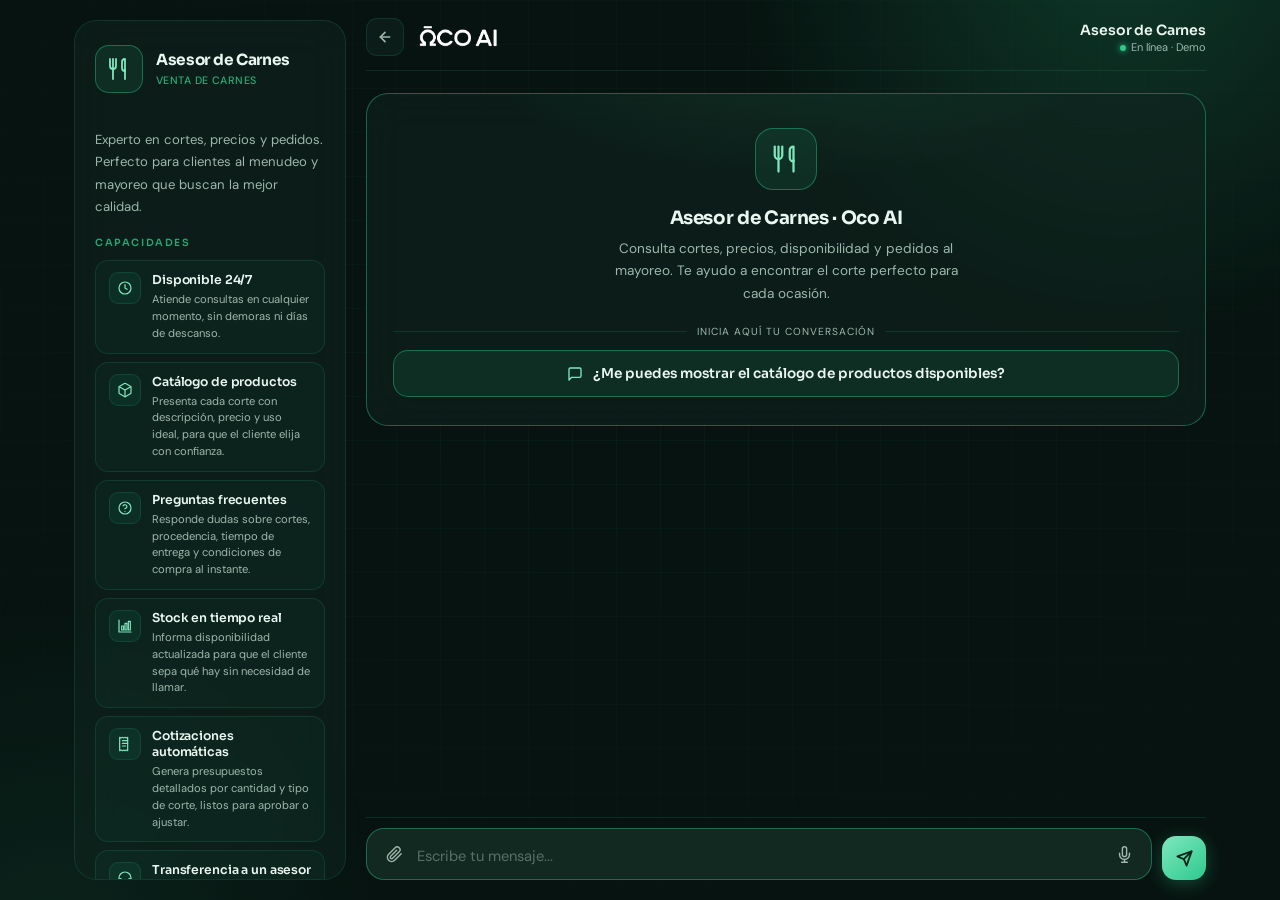
<file: demo-ventacarnes/index.html>
<!DOCTYPE html>
<html lang="es">
<head>
  <meta charset="UTF-8" />
  <meta name="viewport" content="width=device-width, initial-scale=1.0" />

  <title>Asesor de Carnes con IA · Demo · Oco AI</title>
  <meta name="description" content="Prueba en vivo un agente de IA para venta de carnes: catálogo de cortes, precios, stock en tiempo real, cotizaciones y pedidos por chat." />
  <link rel="canonical" href="https://demos.omegaconsultingai.com/demo-ventacarnes/" />
  <meta name="robots" content="index, follow, max-image-preview:large" />
  <meta name="theme-color" content="#071310" />

  <meta property="og:type" content="website" />
  <meta property="og:site_name" content="Oco AI" />
  <meta property="og:locale" content="es_PE" />
  <meta property="og:url" content="https://demos.omegaconsultingai.com/demo-ventacarnes/" />
  <meta property="og:title" content="Asesor de Carnes con IA · Demo · Oco AI" />
  <meta property="og:description" content="Agente de IA para venta de carnes: catálogo de cortes, precios, stock y pedidos por chat. Pruébalo en vivo." />
  <meta property="og:image" content="https://demos.omegaconsultingai.com/assets/og-cover.jpg" />
  <meta name="twitter:card" content="summary_large_image" />
  <meta name="twitter:title" content="Asesor de Carnes con IA · Demo · Oco AI" />
  <meta name="twitter:description" content="Agente de IA para venta de carnes: catálogo de cortes, precios, stock y pedidos por chat. Pruébalo en vivo." />
  <meta name="twitter:image" content="https://demos.omegaconsultingai.com/assets/og-cover.jpg" />

  <link rel="icon" href="../assets/favicon.ico?v=2" sizes="any" />
  <link rel="icon" type="image/png" sizes="32x32" href="../assets/favicon-32.png?v=2" />
  <link rel="icon" type="image/png" sizes="16x16" href="../assets/favicon-16.png?v=2" />
  <link rel="icon" type="image/png" sizes="192x192" href="../assets/favicon-192.png?v=2" />
  <link rel="apple-touch-icon" href="../assets/apple-touch-icon.png?v=2" />
  <link rel="preconnect" href="https://fonts.googleapis.com" />
  <link rel="preconnect" href="https://fonts.gstatic.com" crossorigin />
  <link href="https://fonts.googleapis.com/css2?family=Sora:wght@400;500;600;700;800&family=DM+Sans:opsz,wght@9..40,400;9..40,500;9..40,700&display=swap" rel="stylesheet" />
  <link rel="stylesheet" href="../assets/demo.css" />

  <script type="application/ld+json">
  {
    "@context": "https://schema.org",
    "@graph": [
      {
        "@type": "SoftwareApplication",
        "name": "Asesor de Carnes con IA — Oco AI",
        "applicationCategory": "BusinessApplication",
        "operatingSystem": "Web",
        "description": "Agente de IA para venta de carnes: catálogo de cortes, precios, stock y pedidos por chat. Pruébalo en vivo.",
        "url": "https://demos.omegaconsultingai.com/demo-ventacarnes/",
        "offers": { "@type": "Offer", "price": "0", "priceCurrency": "USD" },
        "provider": { "@type": "Organization", "name": "Oco AI", "url": "https://omegaconsultingai.com/" }
      },
      {
        "@type": "BreadcrumbList",
        "itemListElement": [
          { "@type": "ListItem", "position": 1, "name": "Demos de agentes", "item": "https://demos.omegaconsultingai.com/" },
          { "@type": "ListItem", "position": 2, "name": "Asesor de Carnes" }
        ]
      }
    ]
  }
  </script>
</head>
<body>

<div class="page-wrap">

  <!-- ── SIDEBAR ── -->
  <aside class="sidebar" aria-label="Información del asistente">
    <div class="sb-card">

      <div class="sb-agent">
        <div class="sb-icon" aria-hidden="true"><svg viewBox="0 0 24 24" fill="none" stroke="currentColor" stroke-width="1.8" stroke-linecap="round" stroke-linejoin="round"><path d="M3 2v7a3 3 0 0 0 6 0V2"/><path d="M6 2v20"/><path d="M18 2a3 3 0 0 0-3 3v6a3 3 0 0 0 3 3z"/><path d="M18 13v9"/></svg></div>
        <div>
          <div class="sb-name">Asesor de Carnes</div>
          <div class="sb-sector">Venta de Carnes</div>
        </div>
      </div>

      <div class="sb-hr"></div>

      <p class="sb-desc">Experto en cortes, precios y pedidos. Perfecto para clientes al menudeo y mayoreo que buscan la mejor calidad.</p>

      <div>
        <div class="sb-section-title">Capacidades</div>
        <div class="sb-caps">
          <div class="sb-cap">
            <div class="sb-cap-ic" aria-hidden="true"><svg viewBox="0 0 24 24" fill="none" stroke="currentColor" stroke-width="1.8" stroke-linecap="round" stroke-linejoin="round"><circle cx="12" cy="12" r="9"/><path d="M12 7v5l3 2"/></svg></div>
            <div>
              <div class="sb-cap-title">Disponible 24/7</div>
              <div class="sb-cap-desc">Atiende consultas en cualquier momento, sin demoras ni días de descanso.</div>
            </div>
          </div>
          <div class="sb-cap">
            <div class="sb-cap-ic" aria-hidden="true"><svg viewBox="0 0 24 24" fill="none" stroke="currentColor" stroke-width="1.8" stroke-linecap="round" stroke-linejoin="round"><path d="M21 8v8a2 2 0 0 1-1 1.7l-7 4a2 2 0 0 1-2 0l-7-4A2 2 0 0 1 3 16V8a2 2 0 0 1 1-1.7l7-4a2 2 0 0 1 2 0l7 4A2 2 0 0 1 21 8z"/><path d="m3.3 7 8.7 5 8.7-5"/><path d="M12 22V12"/></svg></div>
            <div>
              <div class="sb-cap-title">Catálogo de productos</div>
              <div class="sb-cap-desc">Presenta cada corte con descripción, precio y uso ideal, para que el cliente elija con confianza.</div>
            </div>
          </div>
          <div class="sb-cap">
            <div class="sb-cap-ic" aria-hidden="true"><svg viewBox="0 0 24 24" fill="none" stroke="currentColor" stroke-width="1.8" stroke-linecap="round" stroke-linejoin="round"><circle cx="12" cy="12" r="9"/><path d="M9.1 9a3 3 0 0 1 5.8 1c0 2-3 3-3 3"/><path d="M12 17h.01"/></svg></div>
            <div>
              <div class="sb-cap-title">Preguntas frecuentes</div>
              <div class="sb-cap-desc">Responde dudas sobre cortes, procedencia, tiempo de entrega y condiciones de compra al instante.</div>
            </div>
          </div>
          <div class="sb-cap">
            <div class="sb-cap-ic" aria-hidden="true"><svg viewBox="0 0 24 24" fill="none" stroke="currentColor" stroke-width="1.8" stroke-linecap="round" stroke-linejoin="round"><path d="M3 3v18h18"/><rect x="7" y="12" width="3" height="6"/><rect x="12" y="8" width="3" height="10"/><rect x="17" y="5" width="3" height="13"/></svg></div>
            <div>
              <div class="sb-cap-title">Stock en tiempo real</div>
              <div class="sb-cap-desc">Informa disponibilidad actualizada para que el cliente sepa qué hay sin necesidad de llamar.</div>
            </div>
          </div>
          <div class="sb-cap">
            <div class="sb-cap-ic" aria-hidden="true"><svg viewBox="0 0 24 24" fill="none" stroke="currentColor" stroke-width="1.8" stroke-linecap="round" stroke-linejoin="round"><path d="M4 2v20l2-1 2 1 2-1 2 1 2-1 2 1V2l-2 1-2-1-2 1-2-1-2 1z"/><path d="M8 7h8M8 11h8M8 15h5"/></svg></div>
            <div>
              <div class="sb-cap-title">Cotizaciones automáticas</div>
              <div class="sb-cap-desc">Genera presupuestos detallados por cantidad y tipo de corte, listos para aprobar o ajustar.</div>
            </div>
          </div>
          <div class="sb-cap">
            <div class="sb-cap-ic" aria-hidden="true"><svg viewBox="0 0 24 24" fill="none" stroke="currentColor" stroke-width="1.8" stroke-linecap="round" stroke-linejoin="round"><path d="M3 14v-2a9 9 0 0 1 18 0v2"/><path d="M21 16a2 2 0 0 1-2 2h-1v-5h1a2 2 0 0 1 2 2z"/><path d="M3 16a2 2 0 0 0 2 2h1v-5H5a2 2 0 0 0-2 2z"/></svg></div>
            <div>
              <div class="sb-cap-title">Transferencia a un asesor</div>
              <div class="sb-cap-desc">Cuando el cliente lo necesita, conecta con un asesor humano sin perder el hilo de la conversación.</div>
            </div>
          </div>
        </div>
      </div>

      <div>
        <div class="sb-section-title">Ideal para</div>
        <div class="sb-tags">
          <span class="sb-tag">Restaurantes</span>
          <span class="sb-tag">Mayoristas</span>
          <span class="sb-tag">Carnicerías</span>
          <span class="sb-tag">Hogares</span>
          <span class="sb-tag">Eventos</span>
        </div>
      </div>

      <div class="sb-footer">
        <div class="sb-foot-mark" aria-hidden="true"><img src="../assets/logo/monogram-white.png" alt="Oco AI"></div>
        <div class="sb-foot-text">
          <strong>Oco AI</strong> · Demo 2026<br>
          Agente con IA en tiempo real
        </div>
      </div>

    </div>
    <a href="#chat-section" class="mob-scroll-cta">
      Abrir el chat
      <svg width="16" height="16" viewBox="0 0 24 24" fill="none" stroke="currentColor" stroke-width="2.5" stroke-linecap="round" stroke-linejoin="round" aria-hidden="true"><path d="M12 5v14"/><path d="M5 12l7 7 7-7"/></svg>
    </a>
  </aside>

  <!-- ── CHAT ── -->
  <div class="app" id="chat-section">

    <header>
      <a href="../" class="btn-back" aria-label="Volver a demos">
        <svg width="16" height="16" viewBox="0 0 24 24" fill="none" stroke="currentColor" stroke-width="2.5" stroke-linecap="round" stroke-linejoin="round"><path d="M19 12H5"/><path d="M12 19l-7-7 7-7"/></svg>
      </a>
      <a href="../" class="logo-link" aria-label="Oco AI inicio">
        <img class="brand-logo" src="../assets/logo/wordmark-white.png" alt="Oco AI">
      </a>
      <div class="hd-sep"></div>
      <div class="hd-info">
        <div class="hd-title">Asesor de Carnes</div>
        <div class="hd-sub"><span class="live-dot" aria-hidden="true"></span>En línea · Demo</div>
      </div>
    </header>

    <div class="chat" id="chat" role="log" aria-live="polite" aria-label="Conversación con Asesor de Carnes">

      <div class="welcome">
        <div class="w-icon" aria-hidden="true"><svg viewBox="0 0 24 24" fill="none" stroke="currentColor" stroke-width="1.8" stroke-linecap="round" stroke-linejoin="round"><path d="M3 2v7a3 3 0 0 0 6 0V2"/><path d="M6 2v20"/><path d="M18 2a3 3 0 0 0-3 3v6a3 3 0 0 0 3 3z"/><path d="M18 13v9"/></svg></div>
        <div class="w-title">Asesor de Carnes · Oco AI</div>
        <p class="w-sub">Consulta cortes, precios, disponibilidad y pedidos al mayoreo. Te ayudo a encontrar el corte perfecto para cada ocasión.</p>
        <div class="w-hint" aria-hidden="true">
          <span class="w-hint-line"></span>
          <span class="w-hint-text">inicia aquí tu conversación</span>
          <span class="w-hint-line"></span>
        </div>
        <button class="suggest-btn" onclick="injectSuggestion()" type="button">
          <svg viewBox="0 0 24 24" fill="none" stroke="currentColor" stroke-width="2" stroke-linecap="round" stroke-linejoin="round" aria-hidden="true"><path d="M21 15a2 2 0 0 1-2 2H7l-4 4V5a2 2 0 0 1 2-2h14a2 2 0 0 1 2 2z"/></svg>
          ¿Me puedes mostrar el catálogo de productos disponibles?
        </button>
      </div>
      <div id="typing" role="status" aria-label="El asistente está escribiendo">
        <div class="td"></div><div class="td"></div><div class="td"></div>
      </div>
    </div>

    <div class="input-area" role="region" aria-label="Área de mensaje">
      <div id="preview-strip" aria-label="Archivos adjuntos"></div>
      <div id="rec-row" role="status" aria-live="polite">
        <div class="rec-led" aria-hidden="true"></div>
        <span id="rec-timer" aria-label="Tiempo de grabación">0:00</span>
        <div id="viz" aria-hidden="true"></div>
        <button class="btn-rec-cancel" type="button" onclick="cancelRecording()" aria-label="Cancelar grabación">
          <svg width="14" height="14" viewBox="0 0 24 24" fill="none" stroke="currentColor" stroke-width="2.5" stroke-linecap="round"><line x1="18" y1="6" x2="6" y2="18"/><line x1="6" y1="6" x2="18" y2="18"/></svg>
        </button>
        <button class="btn-rec-send" type="button" onclick="sendFromRecording()" aria-label="Enviar audio">
          <svg width="14" height="14" viewBox="0 0 24 24" fill="none" stroke="currentColor" stroke-width="2.5" stroke-linecap="round" stroke-linejoin="round"><line x1="22" y1="2" x2="11" y2="13"/><polygon points="22 2 15 22 11 13 2 9 22 2"/></svg>
        </button>
      </div>
      <div id="input-row">
        <div class="input-glass">
          <button class="icon-btn" type="button" onclick="document.getElementById('fileIn').click()" aria-label="Adjuntar archivo">
            <svg width="17" height="17" viewBox="0 0 24 24" fill="none" stroke="currentColor" stroke-width="2" stroke-linecap="round" stroke-linejoin="round"><path d="M21.44 11.05l-9.19 9.19a6 6 0 0 1-8.49-8.49l9.19-9.19a4 4 0 0 1 5.66 5.66l-9.2 9.19a2 2 0 0 1-2.83-2.83l8.49-8.48"/></svg>
          </button>
          <textarea id="msgInput" placeholder="Escribe tu mensaje..." rows="1" aria-label="Mensaje de texto" oninput="autoResize(this)" onkeydown="handleKey(event)"></textarea>
          <button class="icon-btn" type="button" onclick="startRecording()" aria-label="Grabar audio">
            <svg width="17" height="17" viewBox="0 0 24 24" fill="none" stroke="currentColor" stroke-width="2" stroke-linecap="round" stroke-linejoin="round"><path d="M12 1a3 3 0 0 0-3 3v8a3 3 0 0 0 6 0V4a3 3 0 0 0-3-3z"/><path d="M19 10v2a7 7 0 0 1-14 0v-2"/><line x1="12" y1="19" x2="12" y2="23"/><line x1="8" y1="23" x2="16" y2="23"/></svg>
          </button>
        </div>
        <button class="btn-send" type="button" onclick="sendMessage()" aria-label="Enviar mensaje">
          <svg width="17" height="17" viewBox="0 0 24 24" fill="none" stroke="currentColor" stroke-width="2.5" stroke-linecap="round" stroke-linejoin="round"><line x1="22" y1="2" x2="11" y2="13"/><polygon points="22 2 15 22 11 13 2 9 22 2"/></svg>
        </button>
      </div>
    </div>

  </div><!-- /.app -->
</div><!-- /.page-wrap -->

<input type="file" id="fileIn" accept=".pdf,.doc,.docx,.xls,.xlsx,.txt,.png,.jpg,.jpeg" multiple onchange="handleDocFile(event)" aria-hidden="true" />

<script>
const WEBHOOK_URL = "https://wwebhookw.omegaconsultingai.com/webhook/oco_carnes";
function getSession(){const K='carnes_sid';let id=localStorage.getItem(K);if(!id){id=crypto.randomUUID();localStorage.setItem(K,id);}return id;}
let files=[],isRec=false,mr=null,chunks=[],stream=null,actx=null,an=null,raf=null,t0=null,tmr=null;
function injectSuggestion(){const el=document.getElementById('msgInput');el.value='Hola, ¿Me puedes mostrar el catálogo de productos disponibles?';autoResize(el);sendMessage();}
function fmtTime(d){return d.toLocaleTimeString('es-MX',{hour:'2-digit',minute:'2-digit'});}
function fmtDur(s){s=Math.floor(s);return`${Math.floor(s/60)}:${String(s%60).padStart(2,'0')}`;}
function autoResize(el){el.style.height='auto';el.style.height=Math.min(el.scrollHeight,100)+'px';}
function handleKey(e){if(e.key==='Enter'&&!e.shiftKey){e.preventDefault();sendMessage();}}
function toBottom(){const c=document.getElementById('chat');c.scrollTop=c.scrollHeight;}
function esc(s){return String(s).replace(/&/g,'&amp;').replace(/</g,'&lt;').replace(/>/g,'&gt;').replace(/"/g,'&quot;').replace(/\n/g,'<br>');}
function fmtBytes(b){if(b<1024)return b+' B';if(b<1048576)return(b/1024).toFixed(1)+' KB';return(b/1048576).toFixed(1)+' MB';}
function fIcon(n){const e=(n||'').split('.').pop().toLowerCase();return{pdf:'📄',doc:'📝',docx:'📝',xls:'📊',xlsx:'📊',txt:'📃',png:'🖼',jpg:'🖼',jpeg:'🖼',webp:'🖼',mp3:'🎵',mp4:'🎬',wav:'🎵',webm:'🎵',ogg:'🎵'}[e]||'📁';}
function f64(f){return new Promise((res,rej)=>{const r=new FileReader();r.onload=e=>res(e.target.result.split(',')[1]);r.onerror=rej;r.readAsDataURL(f);});}
function appendMsg(role,content,type='text',meta={}){
  const chat=document.getElementById('chat'),typing=document.getElementById('typing');
  const wrap=document.createElement('div');wrap.className=`msg ${role}`;let html='';
  if(type==='text'){html=`<div class="bubble">${esc(content)}</div>`;}
  else if(type==='doc'){if(meta.isImage&&meta.dataUrl){html=`<div style="max-width:255px;border-radius:14px;overflow:hidden;border:1px solid rgba(45,202,140,.15);"><img src="${meta.dataUrl}" style="width:100%;display:block;cursor:pointer;" onclick="window.open('${meta.dataUrl}','_blank')" alt="Imagen adjunta"/></div>`;}else{html=`<div class="bubble-file"><span class="file-icon">${fIcon(meta.name||'')}</span><div><div class="file-name">${esc(meta.name||'archivo')}</div><div class="file-size">${meta.size?fmtBytes(meta.size):''}</div></div></div>`;}}
  else if(type==='audio'){const dur=meta.duration!=null?fmtDur(meta.duration):'0:00';const bars=Array.from({length:24},()=>`<div class="waveform-bar" style="height:${4+Math.floor(Math.random()*18)}px"></div>`).join('');html=`<div class="bubble-audio"><button class="audio-play-btn" onclick="playAudio(this,'${meta.dataUrl||''}')" aria-label="Reproducir audio">▶</button><div class="audio-waveform">${bars}</div><span class="audio-dur">${dur}</span></div>`;}
  const time=document.createElement('span');time.className='msg-time';time.textContent=fmtTime(new Date());
  wrap.innerHTML=html;wrap.appendChild(time);chat.insertBefore(wrap,typing);toBottom();
}
function showTyping(){document.getElementById('typing').classList.add('on');toBottom();}
function hideTyping(){document.getElementById('typing').classList.remove('on');}
async function sendMessage(){
  const el=document.getElementById('msgInput'),text=el.value.trim(),hasF=files.length>0;
  if(!text&&!hasF)return;if(text)appendMsg('user',text);
  const snap=[...files];snap.forEach(f=>{if(f.type==='audio')appendMsg('user','','audio',{dataUrl:f.dataUrl,duration:f.duration});else appendMsg('user','','doc',{name:f.name,size:f.size});});
  el.value='';el.style.height='auto';clearPreview();await doFetch(text,snap);
}
async function startRecording(){
  try{stream=await navigator.mediaDevices.getUserMedia({audio:true});actx=new(window.AudioContext||window.webkitAudioContext)();an=actx.createAnalyser();an.fftSize=64;an.smoothingTimeConstant=.75;actx.createMediaStreamSource(stream).connect(an);
  const mime=MediaRecorder.isTypeSupported('audio/webm;codecs=opus')?'audio/webm;codecs=opus':'audio/webm';mr=new MediaRecorder(stream,{mimeType:mime});chunks=[];mr.ondataavailable=e=>{if(e.data.size>0)chunks.push(e.data);};mr.start(100);isRec=true;t0=Date.now();
  document.getElementById('input-row').style.display='none';document.getElementById('preview-strip').classList.remove('on');document.getElementById('rec-row').classList.add('on');initViz();drawViz();document.getElementById('rec-timer').textContent='0:00';
  tmr=setInterval(()=>{document.getElementById('rec-timer').textContent=fmtDur((Date.now()-t0)/1000);},500);}catch(err){alert('No se pudo acceder al micrófono: '+err.message);}
}
function initViz(){const v=document.getElementById('viz');v.innerHTML='';for(let i=0;i<28;i++){const b=document.createElement('div');b.className='vb';v.appendChild(b);}}
function drawViz(){if(!isRec||!an)return;raf=requestAnimationFrame(drawViz);const bars=document.querySelectorAll('.vb'),buf=an.frequencyBinCount,data=new Uint8Array(buf);an.getByteFrequencyData(data);const step=Math.max(1,Math.floor(buf/bars.length));bars.forEach((b,i)=>{const v=data[Math.min(i*step,buf-1)];b.style.height=Math.max(3,Math.round((v/255)*24))+'px';b.style.opacity=(0.35+(v/255)*.65).toFixed(2);});}
function cancelRecording(){stopRecState();if(mr){mr.onstop=()=>{if(stream)stream.getTracks().forEach(t=>t.stop());hideRecUI();};}else hideRecUI();}
function sendFromRecording(){if(!isRec||!mr)return;const dur=(Date.now()-t0)/1000;stopRecState();mr.onstop=async()=>{const mime=mr.mimeType||'audio/webm',blob=new Blob(chunks,{type:mime});const name=`audio_${Date.now()}.webm`,file=new File([blob],name,{type:mime});const dataUrl=await new Promise((res,rej)=>{const r=new FileReader();r.onload=e=>res(e.target.result);r.onerror=rej;r.readAsDataURL(blob);});if(stream)stream.getTracks().forEach(t=>t.stop());hideRecUI();appendMsg('user','','audio',{dataUrl,duration:dur,name});await doFetch('',[{type:'audio',file,name,size:blob.size,dataUrl,duration:dur}]);};}
function stopRecState(){isRec=false;clearInterval(tmr);cancelAnimationFrame(raf);if(actx){actx.close();actx=null;}an=null;if(mr&&mr.state!=='inactive')mr.stop();}
function hideRecUI(){document.getElementById('rec-row').classList.remove('on');document.getElementById('input-row').style.display='flex';document.getElementById('rec-timer').textContent='0:00';document.getElementById('viz').innerHTML='';}
function handleDocFile(e){Array.from(e.target.files).forEach(file=>{if(file.type.startsWith('image/')){const r=new FileReader();r.onload=ev=>{files.push({type:'doc',file,name:file.name,size:file.size,dataUrl:ev.target.result,isImage:true});renderPreview();};r.readAsDataURL(file);}else{files.push({type:'doc',file,name:file.name,size:file.size});renderPreview();}});e.target.value='';}
function renderPreview(){const s=document.getElementById('preview-strip');s.innerHTML='';if(!files.length){s.classList.remove('on');return;}s.classList.add('on');files.forEach((f,i)=>{const c=document.createElement('div');c.className='f-chip';const ic=f.type==='audio'?'🎵':fIcon(f.name);c.innerHTML=`<span>${ic}</span><span>${esc(f.name)}</span><span class="f-rm" onclick="rmFile(${i})" role="button" aria-label="Eliminar ${esc(f.name)}">✕</span>`;s.appendChild(c);});}
function rmFile(i){files.splice(i,1);renderPreview();}
function clearPreview(){files=[];renderPreview();}
function playAudio(btn,url){if(!url)return;const a=new Audio(url);a.play();btn.innerHTML='⏸';a.onended=()=>{btn.innerHTML='▶';};}
async function doFetch(text,attachments){
  const payload_files=await Promise.all((attachments||[]).map(async f=>{const data=f.dataUrl?f.dataUrl.split(',')[1]:await f64(f.file);return{name:f.name,mimeType:(f.file&&f.file.type)||'application/octet-stream',size:f.size,data};}));
  const payload={sessionId:getSession(),messageId:crypto.randomUUID(),message:text||'',timestamp:new Date().toISOString(),files:payload_files};
  try{showTyping();const res=await fetch(WEBHOOK_URL,{method:'POST',headers:{'Content-Type':'application/json'},body:JSON.stringify(payload)});const ct=res.headers.get('content-type')||'',raw=await res.text();if(!raw||!raw.trim()){hideTyping();return;}if(!res.ok){hideTyping();appendMsg('agent','⚠️ No pude conectarme en este momento. Por favor intenta de nuevo.');return;}
  if(ct.includes('application/json')){const data=JSON.parse(raw);
    if(data.chunks&&Array.isArray(data.chunks)&&data.chunks.length>0){hideTyping();data.chunks.forEach((chunk,i)=>{setTimeout(()=>{showTyping();setTimeout(()=>{hideTyping();appendMsg('agent',chunk);},800);},i*2000);});
      if(data.files&&Array.isArray(data.files)){const delay=data.chunks.length*2000+900;data.files.forEach(f=>{setTimeout(()=>{const chat=document.getElementById('chat'),typing=document.getElementById('typing');const wrap=document.createElement('div');wrap.className='msg agent';const time=document.createElement('span');time.className='msg-time';time.textContent=fmtTime(new Date());const isImg=f.mimeType?.startsWith('image/'),isVid=f.mimeType?.startsWith('video/'),isPdf=f.mimeType==='application/pdf';if(isImg&&f.url){wrap.innerHTML=`<div style="max-width:260px;border-radius:14px;overflow:hidden;border:1px solid rgba(45,202,140,.15);"><img src="${f.url}" style="width:100%;display:block;cursor:pointer;" onclick="window.open('${f.url}','_blank')" alt="${esc(f.name||'Imagen')}" onerror="this.parentElement.innerHTML='<div style=padding:12px;color:var(--steel)>⚠️ Error al cargar</div>'"/>${f.name?`<div style="padding:6px 10px;font-size:.72rem;color:var(--steel);">${esc(f.name)}</div>`:''}</div>`;}else if(isVid&&f.url){wrap.innerHTML=`<div style="max-width:320px;border-radius:14px;overflow:hidden;border:1px solid rgba(45,202,140,.15);"><iframe src="${f.url}" style="width:100%;height:180px;border:none;" allow="autoplay" allowfullscreen title="${esc(f.name||'Video')}"></iframe></div>`;}else if(isPdf&&f.downloadUrl){wrap.innerHTML=`<div style="max-width:275px;border-radius:14px;overflow:hidden;border:1px solid rgba(45,202,140,.11);background:rgba(17,34,25,.78);"><div style="display:flex;align-items:center;gap:12px;padding:12px 14px;"><span style="font-size:26px">📄</span><div><div style="font-size:.80rem;color:var(--white);">${esc(f.name||'Documento.pdf')}</div><div style="font-size:.68rem;color:var(--steel);">PDF</div></div></div><a href="${f.downloadUrl}" target="_blank" style="display:block;padding:9px;text-align:center;font-size:.76rem;color:var(--green);text-decoration:none;border-top:1px solid rgba(45,202,140,.08);">⬇ Descargar</a></div>`;}if(wrap.innerHTML){wrap.appendChild(time);chat.insertBefore(wrap,typing);toBottom();}},delay);});}}
    else{const reply=data.output||data.message||data.response||data.text||(Array.isArray(data)&&data[0]?.output)||JSON.stringify(data);hideTyping();if(reply)appendMsg('agent',reply);if(data.files&&Array.isArray(data.files)&&data.files.length>0){data.files.forEach(f=>{setTimeout(()=>{const chat=document.getElementById('chat'),typing=document.getElementById('typing');const wrap=document.createElement('div');wrap.className='msg agent';const time=document.createElement('span');time.className='msg-time';time.textContent=fmtTime(new Date());const isImg=f.mimeType?.startsWith('image/'),isVid=f.mimeType?.startsWith('video/'),isPdf=f.mimeType==='application/pdf';if(isImg&&f.url){wrap.innerHTML=`<div style="max-width:260px;border-radius:14px;overflow:hidden;border:1px solid rgba(45,202,140,.15);"><img src="${f.url}" style="width:100%;display:block;cursor:pointer;" onclick="window.open('${f.url}','_blank')" alt="${esc(f.name||'Imagen')}" onerror="this.parentElement.innerHTML='<div style=padding:12px;color:var(--steel)>⚠️ Error al cargar</div>'"/>${f.name?`<div style="padding:6px 10px;font-size:.72rem;color:var(--steel);">${esc(f.name)}</div>`:''}</div>`;}else if(isVid&&f.url){wrap.innerHTML=`<div style="max-width:320px;border-radius:14px;overflow:hidden;border:1px solid rgba(45,202,140,.15);"><iframe src="${f.url}" style="width:100%;height:180px;border:none;" allow="autoplay" allowfullscreen></iframe></div>`;}else if(isPdf&&f.downloadUrl){wrap.innerHTML=`<div style="max-width:275px;border-radius:14px;overflow:hidden;border:1px solid rgba(45,202,140,.11);background:rgba(17,34,25,.78);"><div style="display:flex;align-items:center;gap:12px;padding:12px 14px;"><span style="font-size:26px">📄</span><div><div style="font-size:.80rem;color:var(--white);">${esc(f.name||'Documento.pdf')}</div><div style="font-size:.68rem;color:var(--steel);">PDF</div></div></div><a href="${f.downloadUrl}" target="_blank" style="display:block;padding:9px;text-align:center;font-size:.76rem;color:var(--green);text-decoration:none;border-top:1px solid rgba(45,202,140,.08);">⬇ Descargar</a></div>`;}if(wrap.innerHTML){wrap.appendChild(time);chat.insertBefore(wrap,typing);toBottom();}},300);});}}
  }else{hideTyping();appendMsg('agent',raw||'...');}
  }catch(err){hideTyping();appendMsg('agent',`⚠️ No se pudo conectar con el servidor.\n(${err.message})`);}
}
</script>
</body>
</html>
</file>
<file: assets/demo.css>
/* ═══════════════════════════════════════════════════════════
   OCO AI — Demos · estilos compartidos de las páginas de chat.
   Alineado con la web principal (v4.6): aurora esmeralda, Sora +
   DM Sans, logo oficial. Reutiliza los nombres de clase de las
   demos para no tocar la lógica de chat.
   ═══════════════════════════════════════════════════════════ */

:root {
  --bg:        #071310;
  --bg-2:      #0B1C17;
  --panel:     rgba(17, 38, 31, 0.55);
  --panel-2:   rgba(23, 50, 41, 0.72);
  --line:      rgba(45, 202, 140, 0.14);
  --line-hi:   rgba(45, 202, 140, 0.42);
  --accent:    #2DCA8C;   /* --green */
  --accent-2:  #7FE7BE;   /* --mint  */
  --green:     #2DCA8C;
  --mint:      #7FE7BE;
  --forest:    #1A7A52;
  --text:      #EAF6F0;   /* --white/off */
  --white:     #EAF6F0;
  --off:       #EAF6F0;
  --steel:     #9DB8AC;   /* --text-dim */
  --fog:       #C4DBD0;
  --display:   "Sora", sans-serif;
  --body:      "DM Sans", sans-serif;
  --ease-out:  cubic-bezier(.16, 1, .3, 1);
  --r:         18px;
}

*, *::before, *::after { box-sizing: border-box; margin: 0; padding: 0; }
html { -webkit-font-smoothing: antialiased; text-rendering: optimizeLegibility; }
html, body { height: 100%; background: var(--bg); color: var(--text); font-family: var(--body); overflow: hidden; }
:focus-visible { outline: 2px solid var(--accent); outline-offset: 2px; border-radius: 6px; }
img { display: block; max-width: 100%; }

/* ─── Fondo aurora (fijo) ─── */
body::before {
  content: ''; position: fixed; inset: 0; z-index: 0; pointer-events: none;
  background:
    radial-gradient(52vw 52vw at 88% -6%, rgba(45,202,140,.20), transparent 60%),
    radial-gradient(44vw 44vw at 4% 104%, rgba(28,120,88,.16), transparent 60%);
}
body::after {
  content: ''; position: fixed; inset: 0; z-index: 0; pointer-events: none;
  background-image:
    linear-gradient(rgba(45,202,140,.05) 1px, transparent 1px),
    linear-gradient(90deg, rgba(45,202,140,.05) 1px, transparent 1px);
  background-size: 44px 44px;
  -webkit-mask-image: radial-gradient(ellipse 100% 100% at 50% 40%, #000 0%, transparent 78%);
  mask-image: radial-gradient(ellipse 100% 100% at 50% 40%, #000 0%, transparent 78%);
}

.page-wrap { position: relative; z-index: 1; display: flex; gap: 20px; align-items: stretch; max-width: 1180px; margin: 0 auto; height: 100vh; padding: 0 24px; }

/* ─── Logo oficial (wordmark) ─── */
.brand-logo { height: 26px; width: auto; display: block; }
.logo-name { display: none; } /* el wordmark ya trae el nombre */

/* ─── SIDEBAR ─── */
.sidebar { width: 272px; flex-shrink: 0; display: flex; flex-direction: column; padding: 20px 0; animation: fadeDown .5s .1s var(--ease-out) both; }
.sb-card { background: var(--panel); backdrop-filter: blur(22px); -webkit-backdrop-filter: blur(22px); border: 1px solid var(--line); border-radius: 22px; padding: 24px 20px; display: flex; flex-direction: column; gap: 18px; flex: 1; overflow-y: auto; scrollbar-width: none; }
.sb-card::-webkit-scrollbar { display: none; }
.sb-agent { display: flex; align-items: center; gap: 13px; }
.sb-icon {
  width: 48px; height: 48px; flex-shrink: 0; border-radius: 14px;
  background: rgba(45,202,140,.10); border: 1px solid var(--line-hi);
  display: flex; align-items: center; justify-content: center; color: var(--accent-2);
}
.sb-icon svg { width: 24px; height: 24px; }
.sb-name { font-family: var(--display); font-weight: 700; font-size: .96rem; color: var(--text); letter-spacing: -.02em; line-height: 1.2; }
.sb-sector { font-size: .67rem; font-weight: 500; color: var(--accent); opacity: .85; margin-top: 3px; letter-spacing: .04em; text-transform: uppercase; }
.sb-hr { height: 1px; background: linear-gradient(90deg, var(--line-hi), transparent); }
.sb-desc { font-size: .82rem; line-height: 1.7; color: var(--steel); }
.sb-section-title { font-family: var(--display); font-size: .62rem; font-weight: 600; letter-spacing: .16em; text-transform: uppercase; color: var(--accent); opacity: .8; margin-bottom: 11px; }
.sb-caps { display: flex; flex-direction: column; gap: 8px; }
.sb-cap { display: flex; align-items: flex-start; gap: 11px; padding: 11px 13px; background: rgba(45,202,140,.04); border: 1px solid var(--line); border-radius: 13px; transition: border-color .2s, background .2s, transform .25s var(--ease-out); }
.sb-cap:hover { background: rgba(45,202,140,.08); border-color: var(--line-hi); transform: translateX(2px); }
.sb-cap-emoji, .sb-cap-ic {
  flex-shrink: 0; width: 32px; height: 32px; border-radius: 9px;
  display: flex; align-items: center; justify-content: center;
  background: rgba(45,202,140,.08); border: 1px solid var(--line); color: var(--accent-2);
}
.sb-cap-emoji svg, .sb-cap-ic svg { width: 16px; height: 16px; }
.sb-cap-title { font-family: var(--display); font-weight: 600; font-size: .77rem; color: var(--text); margin-bottom: 3px; letter-spacing: -.01em; }
.sb-cap-desc { font-size: .70rem; line-height: 1.5; color: var(--steel); }
.sb-tags { display: flex; flex-wrap: wrap; gap: 6px; }
.sb-tag { font-family: var(--display); font-size: .66rem; font-weight: 500; background: rgba(45,202,140,.07); border: 1px solid var(--line-hi); border-radius: 100px; padding: 4px 11px; color: var(--accent-2); }
.sb-footer { margin-top: auto; padding-top: 16px; border-top: 1px solid var(--line); display: flex; align-items: center; gap: 10px; }
.sb-foot-mark { width: 26px; height: 26px; flex-shrink: 0; }
.sb-foot-mark img { width: 100%; height: 100%; object-fit: contain; filter: drop-shadow(0 0 8px rgba(45,202,140,.4)); }
.sb-foot-text { font-size: .66rem; color: var(--steel); line-height: 1.35; }
.sb-foot-text strong { color: var(--fog); font-weight: 600; font-family: var(--display); }

/* ─── CHAT ─── */
.app { flex: 1; min-width: 0; display: flex; flex-direction: column; height: 100vh; }
header { display: flex; align-items: center; gap: 12px; padding: 18px 0 14px; border-bottom: 1px solid var(--line); flex-shrink: 0; animation: fadeDown .45s var(--ease-out) both; }
.btn-back { width: 38px; height: 38px; border-radius: 11px; flex-shrink: 0; background: var(--panel); border: 1px solid var(--line); display: flex; align-items: center; justify-content: center; color: var(--steel); text-decoration: none; transition: border-color .2s, color .2s, background .2s, transform .2s var(--ease-out); }
.btn-back:hover { border-color: var(--line-hi); color: var(--accent); background: rgba(45,202,140,.07); transform: translateX(-2px); }
.logo-link { display: flex; align-items: center; gap: 8px; text-decoration: none; }
.hd-sep { flex: 1; }
.hd-info { text-align: right; }
.hd-title { font-family: var(--display); font-weight: 600; font-size: .88rem; color: var(--text); letter-spacing: -.01em; }
.hd-sub { font-size: .69rem; color: var(--steel); margin-top: 1px; }
.live-dot { display: inline-block; width: 6px; height: 6px; background: var(--accent); border-radius: 50%; box-shadow: 0 0 6px var(--accent); margin-right: 5px; animation: livePulse 2.2s ease-in-out infinite; }
@keyframes livePulse { 0%,100% { opacity: 1; transform: scale(1); } 50% { opacity: .4; transform: scale(.65); } }

.chat { flex: 1; overflow-y: auto; padding: 22px 0 10px; display: flex; flex-direction: column; gap: 4px; scroll-behavior: smooth; scrollbar-width: thin; scrollbar-color: rgba(45,202,140,.16) transparent; }
.chat::-webkit-scrollbar { width: 5px; }
.chat::-webkit-scrollbar-thumb { background: rgba(45,202,140,.16); border-radius: 4px; }

.welcome { display: flex; flex-direction: column; align-items: center; text-align: center; padding: 34px 26px 28px; background: var(--panel); backdrop-filter: blur(22px); -webkit-backdrop-filter: blur(22px); border: 1px solid var(--line-hi); border-radius: 22px; margin-bottom: 18px; animation: fadeUp .55s var(--ease-out) both; position: relative; overflow: hidden; }
.welcome::after { content: ''; position: absolute; inset: 0; background: radial-gradient(460px 220px at 50% -20%, rgba(45,202,140,.12), transparent 70%); pointer-events: none; }
.w-icon { position: relative; width: 62px; height: 62px; border-radius: 18px; background: rgba(45,202,140,.10); border: 1px solid var(--line-hi); display: flex; align-items: center; justify-content: center; margin-bottom: 16px; color: var(--accent-2); }
.w-icon svg { width: 30px; height: 30px; }
.w-icon img { width: 34px; height: 34px; filter: drop-shadow(0 0 12px rgba(45,202,140,.5)); }
.w-title { position: relative; font-family: var(--display); font-size: 1.15rem; font-weight: 700; color: var(--text); margin-bottom: 9px; letter-spacing: -.02em; }
.w-sub { position: relative; font-size: .85rem; line-height: 1.65; color: var(--steel); max-width: 360px; }
.w-hint { position: relative; display: flex; align-items: center; gap: 10px; margin: 20px 0 12px; width: 100%; }
.w-hint-line { flex: 1; height: 1px; background: var(--line); }
.w-hint-text { font-size: .64rem; color: var(--steel); letter-spacing: .1em; white-space: nowrap; text-transform: uppercase; }
.suggest-btn { position: relative; width: 100%; display: flex; align-items: center; justify-content: center; gap: 10px; background: rgba(45,202,140,.10); border: 1px solid var(--line-hi); border-radius: 15px; padding: 14px 20px; font-family: var(--display); font-size: .85rem; font-weight: 600; color: var(--text); cursor: pointer; transition: background .2s, border-color .2s, transform .2s var(--ease-out), box-shadow .2s; animation: suggestPulse 3s 2s ease-in-out infinite; }
.suggest-btn svg { width: 16px; height: 16px; color: var(--accent-2); }
@keyframes suggestPulse { 0%,100% { box-shadow: 0 0 0 0 rgba(45,202,140,0); border-color: var(--line-hi); } 50% { box-shadow: 0 0 0 5px rgba(45,202,140,.09); border-color: rgba(45,202,140,.6); } }
.suggest-btn:hover, .suggest-btn:focus-visible { background: rgba(45,202,140,.18); border-color: rgba(45,202,140,.6); transform: translateY(-2px); box-shadow: 0 8px 22px rgba(45,202,140,.2); animation: none; }

.msg { display: flex; flex-direction: column; max-width: 78%; animation: msgSlide .28s var(--ease-out) both; }
@keyframes msgSlide { from { opacity: 0; transform: translateY(10px); } to { opacity: 1; transform: none; } }
.msg.user { align-self: flex-end; align-items: flex-end; }
.msg.agent { align-self: flex-start; align-items: flex-start; }
.bubble { padding: 12px 16px; border-radius: var(--r); font-size: .88rem; line-height: 1.65; white-space: pre-wrap; word-break: break-word; }
.msg.user .bubble { background: rgba(45,202,140,.14); border: 1px solid var(--line-hi); border-bottom-right-radius: 5px; color: var(--text); }
.msg.agent .bubble { background: var(--panel-2); backdrop-filter: blur(12px); -webkit-backdrop-filter: blur(12px); border: 1px solid var(--line); border-bottom-left-radius: 5px; color: var(--text); position: relative; padding-left: 18px; }
.msg.agent .bubble::before { content: ''; position: absolute; left: 0; top: 18%; bottom: 18%; width: 2px; border-radius: 2px; background: linear-gradient(to bottom, transparent, var(--accent), transparent); }
.bubble-file { display: flex; align-items: center; gap: 12px; background: var(--panel-2); border: 1px solid var(--line); border-radius: 14px; padding: 12px 16px; }
.file-icon { font-size: 22px; flex-shrink: 0; }
.file-name { font-size: .82rem; font-weight: 500; color: var(--text); }
.file-size { font-size: .68rem; color: var(--steel); margin-top: 2px; }
.bubble-audio { display: flex; align-items: center; gap: 10px; background: var(--panel-2); border: 1px solid var(--line); border-radius: 50px; padding: 10px 15px; min-width: 200px; }
.audio-play-btn { width: 32px; height: 32px; border-radius: 50%; background: var(--accent); border: none; color: var(--bg); font-size: 11px; cursor: pointer; display: flex; align-items: center; justify-content: center; flex-shrink: 0; transition: transform .15s, box-shadow .15s; }
.audio-play-btn:hover, .audio-play-btn:focus-visible { transform: scale(1.08); box-shadow: 0 0 14px rgba(45,202,140,.42); }
.audio-waveform { display: flex; align-items: center; gap: 2px; flex: 1; height: 24px; }
.waveform-bar { width: 2px; border-radius: 2px; background: var(--accent); opacity: .5; min-height: 3px; }
.audio-dur { font-size: .70rem; color: var(--steel); flex-shrink: 0; }
.msg-time { font-size: .62rem; color: rgba(157,184,172,.5); margin-top: 4px; padding: 0 3px; }

#typing { display: none; align-self: flex-start; background: var(--panel-2); backdrop-filter: blur(12px); border: 1px solid var(--line); border-radius: var(--r); border-bottom-left-radius: 5px; padding: 13px 16px; animation: msgSlide .28s var(--ease-out) both; }
#typing.on { display: flex; align-items: center; gap: 5px; }
.td { width: 6px; height: 6px; border-radius: 50%; background: var(--accent); opacity: .4; animation: tdBounce 1.2s infinite ease-in-out; }
.td:nth-child(2) { animation-delay: .2s; }
.td:nth-child(3) { animation-delay: .4s; }
@keyframes tdBounce { 0%,60%,100% { transform: translateY(0); opacity: .4; } 30% { transform: translateY(-6px); opacity: 1; } }

.input-area { flex-shrink: 0; padding: 10px 0 20px; border-top: 1px solid var(--line); }
#preview-strip { display: none; flex-wrap: wrap; gap: 7px; padding: 8px 0; margin-bottom: 7px; }
#preview-strip.on { display: flex; }
.f-chip { display: flex; align-items: center; gap: 5px; background: rgba(45,202,140,.08); border: 1px solid var(--line-hi); border-radius: 100px; padding: 4px 10px 4px 8px; font-size: .70rem; color: var(--accent-2); max-width: 190px; }
.f-chip span:nth-child(2) { overflow: hidden; text-overflow: ellipsis; white-space: nowrap; }
.f-rm { cursor: pointer; color: var(--steel); margin-left: 2px; flex-shrink: 0; transition: color .15s; }
.f-rm:hover { color: #ff6b6b; }
#rec-row { display: none; align-items: center; gap: 12px; background: var(--panel-2); backdrop-filter: blur(16px); border: 1px solid var(--line-hi); border-radius: 16px; padding: 10px 14px; }
#rec-row.on { display: flex; }
.rec-led { width: 8px; height: 8px; border-radius: 50%; background: #ff5c5c; flex-shrink: 0; animation: blink 1s infinite; }
@keyframes blink { 0%,100% { opacity: 1; } 50% { opacity: .2; } }
#rec-timer { font-family: var(--display); font-size: .8rem; font-weight: 600; color: var(--text); min-width: 34px; }
#viz { display: flex; align-items: center; gap: 2px; flex: 1; height: 26px; overflow: hidden; }
.vb { width: 3px; border-radius: 2px; background: var(--accent); min-height: 3px; transition: height .08s; }
.btn-rec-cancel, .btn-rec-send { border: none; cursor: pointer; display: flex; align-items: center; justify-content: center; }
.btn-rec-cancel { background: none; color: var(--steel); padding: 4px; border-radius: 6px; transition: color .15s; }
.btn-rec-cancel:hover { color: #ff6b6b; }
.btn-rec-send { width: 34px; height: 34px; border-radius: 10px; background: var(--accent); color: var(--bg); flex-shrink: 0; transition: background .2s, transform .15s; }
.btn-rec-send:hover { background: var(--accent-2); transform: scale(1.05); }
#input-row { display: flex; align-items: flex-end; gap: 10px; }
.input-glass { flex: 1; display: flex; align-items: flex-end; gap: 8px; background: var(--panel-2); backdrop-filter: blur(18px); -webkit-backdrop-filter: blur(18px); border: 1px solid var(--line-hi); border-radius: 18px; padding: 10px 12px; transition: border-color .22s, box-shadow .22s; }
.input-glass:focus-within { border-color: rgba(45,202,140,.5); box-shadow: 0 0 0 3px rgba(45,202,140,.08); }
.icon-btn { width: 30px; height: 30px; flex-shrink: 0; border-radius: 8px; background: none; border: none; cursor: pointer; color: var(--steel); display: flex; align-items: center; justify-content: center; transition: color .18s, background .18s; }
.icon-btn:hover { color: var(--accent); background: rgba(45,202,140,.08); }
#msgInput { flex: 1; background: none; border: none; outline: none; color: var(--text); font-family: var(--body); font-size: .92rem; line-height: 1.5; resize: none; min-height: 24px; max-height: 100px; }
#msgInput::placeholder { color: rgba(157,184,172,.5); }
.btn-send { width: 44px; height: 44px; flex-shrink: 0; border-radius: 14px; background: linear-gradient(140deg, var(--accent-2), var(--accent)); border: none; display: flex; align-items: center; justify-content: center; cursor: pointer; color: #06231A; box-shadow: 0 4px 18px rgba(45,202,140,.3); transition: transform .18s var(--ease-out), box-shadow .2s; }
.btn-send:hover { transform: translateY(-1px); box-shadow: 0 6px 22px rgba(45,202,140,.42); }
.btn-send:active { transform: scale(.96); }
input[type=file] { display: none; }

@keyframes fadeDown { from { opacity: 0; transform: translateY(-12px); } to { opacity: 1; transform: none; } }
@keyframes fadeUp   { from { opacity: 0; transform: translateY(16px); } to { opacity: 1; transform: none; } }

/* ─── Mobile ─── */
.mob-bar { display: none; align-items: center; gap: 10px; padding: 8px 0 10px; border-bottom: 1px solid var(--line); flex-shrink: 0; }
.mob-icon { width: 30px; height: 30px; background: rgba(45,202,140,.08); border: 1px solid var(--line); border-radius: 9px; display: flex; align-items: center; justify-content: center; flex-shrink: 0; color: var(--accent-2); }
.mob-icon svg { width: 16px; height: 16px; }
.mob-name { font-family: var(--display); font-weight: 600; font-size: .78rem; color: var(--text); letter-spacing: -.01em; }
.mob-sub { font-size: .62rem; color: var(--steel); margin-top: 1px; }
.mob-info { display: none; flex-direction: column; gap: 14px; background: var(--panel); backdrop-filter: blur(22px); -webkit-backdrop-filter: blur(22px); border: 1px solid var(--line); border-radius: 20px; padding: 18px 16px; flex-shrink: 0; }
.mob-scroll-cta { display: none; }

@media (prefers-reduced-motion: reduce) { *, *::before, *::after { animation-duration: .01ms !important; transition-duration: .1ms !important; } }

@media (max-width: 768px) {
  html, body { height: auto !important; overflow-y: auto !important; overflow-x: hidden !important; }
  .page-wrap { flex-direction: column; height: auto; padding: 0 16px; gap: 0; }
  .sidebar { display: flex !important; width: 100%; min-height: 100dvh; padding: 20px 0 24px; flex-shrink: 0; }
  .sb-card { overflow: visible; max-height: none; }
  .mob-scroll-cta { display: flex; align-items: center; justify-content: center; gap: 8px; padding: 14px 24px; margin-top: 8px; background: linear-gradient(140deg, var(--accent-2), var(--accent)); border-radius: 14px; font-family: var(--display); font-weight: 600; font-size: .9rem; color: #06231A; text-decoration: none; transition: transform .18s var(--ease-out); }
  .mob-scroll-cta:hover, .mob-scroll-cta:active { transform: translateY(-1px); }
  .app { height: 100dvh; flex-shrink: 0; overflow: hidden; }
  .mob-bar, .mob-info { display: none !important; }
  header { padding: 12px 0 10px; }
  .hd-title { font-size: .82rem; }
  .hd-sub { font-size: .6rem; }
  .input-area { padding: 8px 0; padding-bottom: max(16px, env(safe-area-inset-bottom)); }
  .icon-btn { width: 36px; height: 36px; }
  .btn-send { width: 40px; height: 40px; border-radius: 12px; }
  #msgInput { font-size: 1rem; }
  .msg { max-width: 90%; }
  .bubble { font-size: .86rem; padding: 11px 14px; }
  .chat { padding: 16px 0 8px; }
}
@media (max-width: 480px) {
  .page-wrap { padding: 0 12px; }
  .welcome { padding: 24px 16px 18px; }
  .w-icon { width: 52px; height: 52px; }
  .suggest-btn { font-size: .78rem; padding: 11px 16px; }
}
</file>
